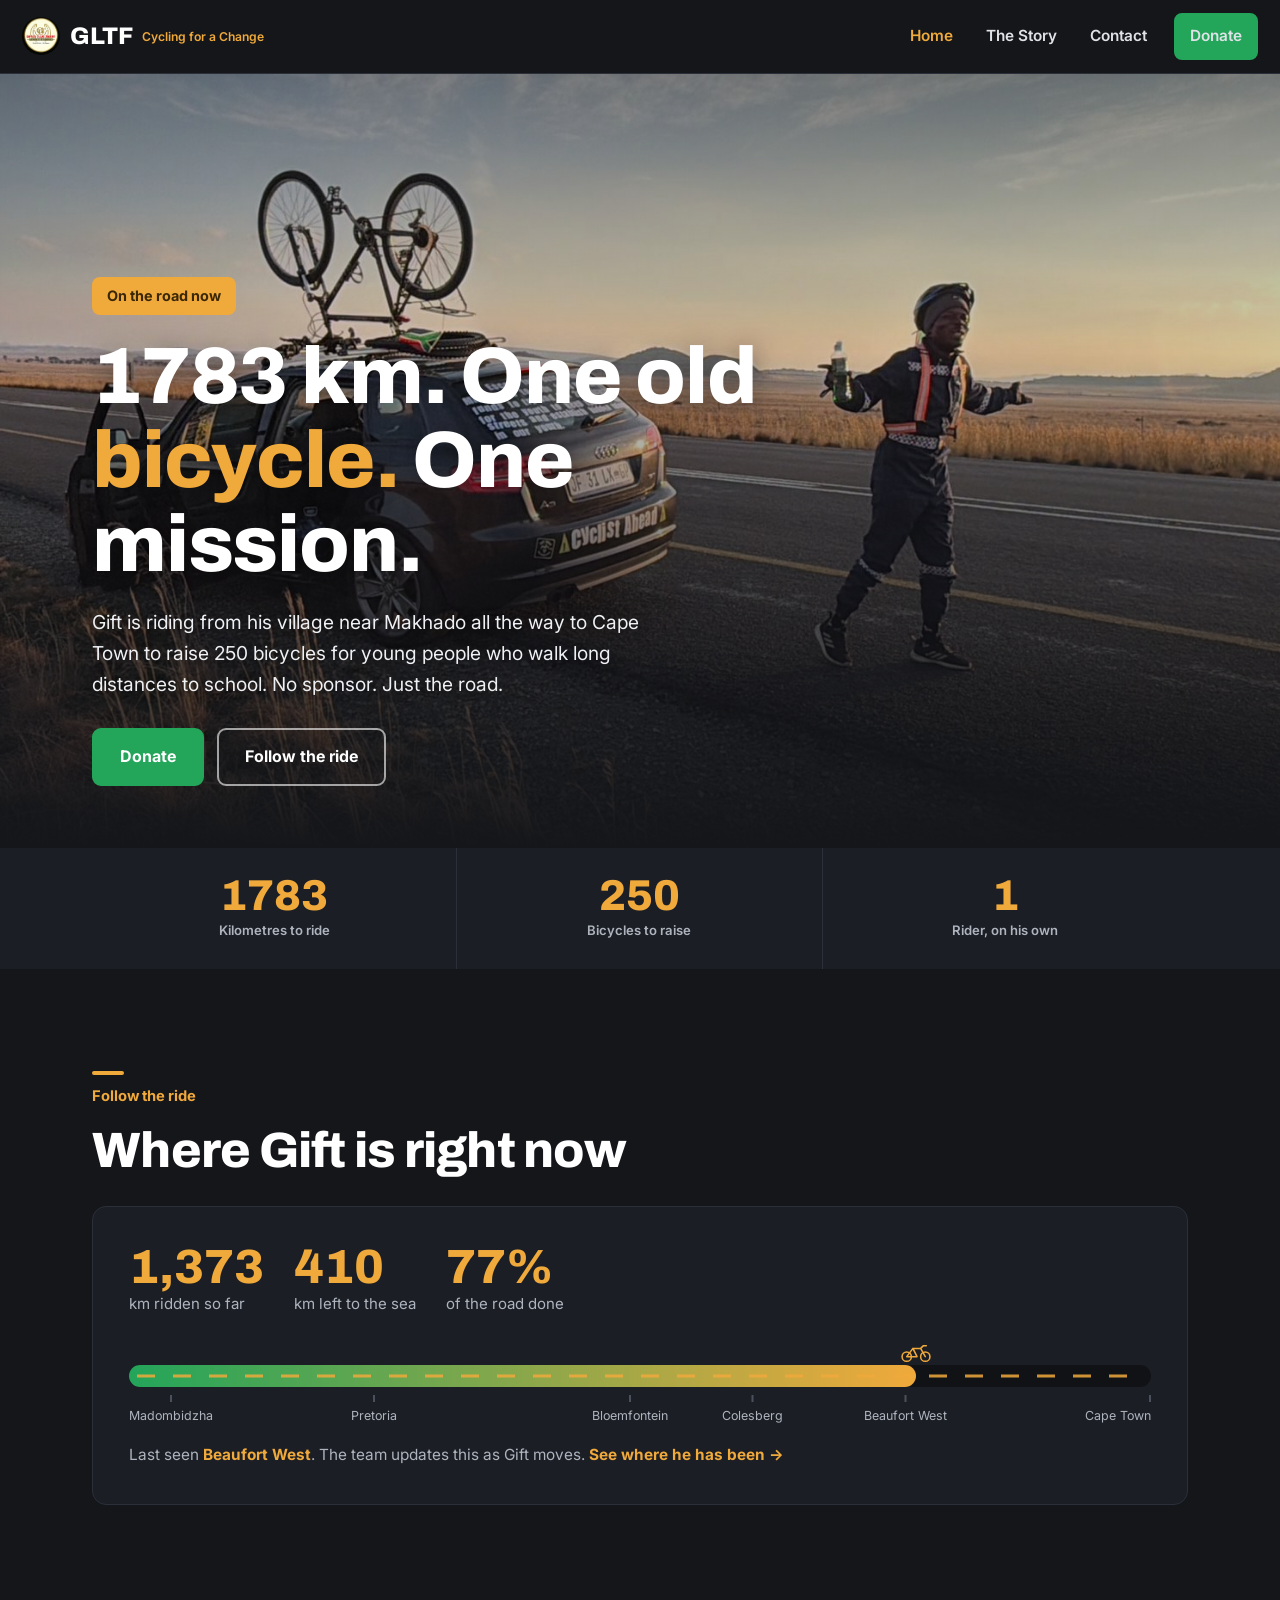
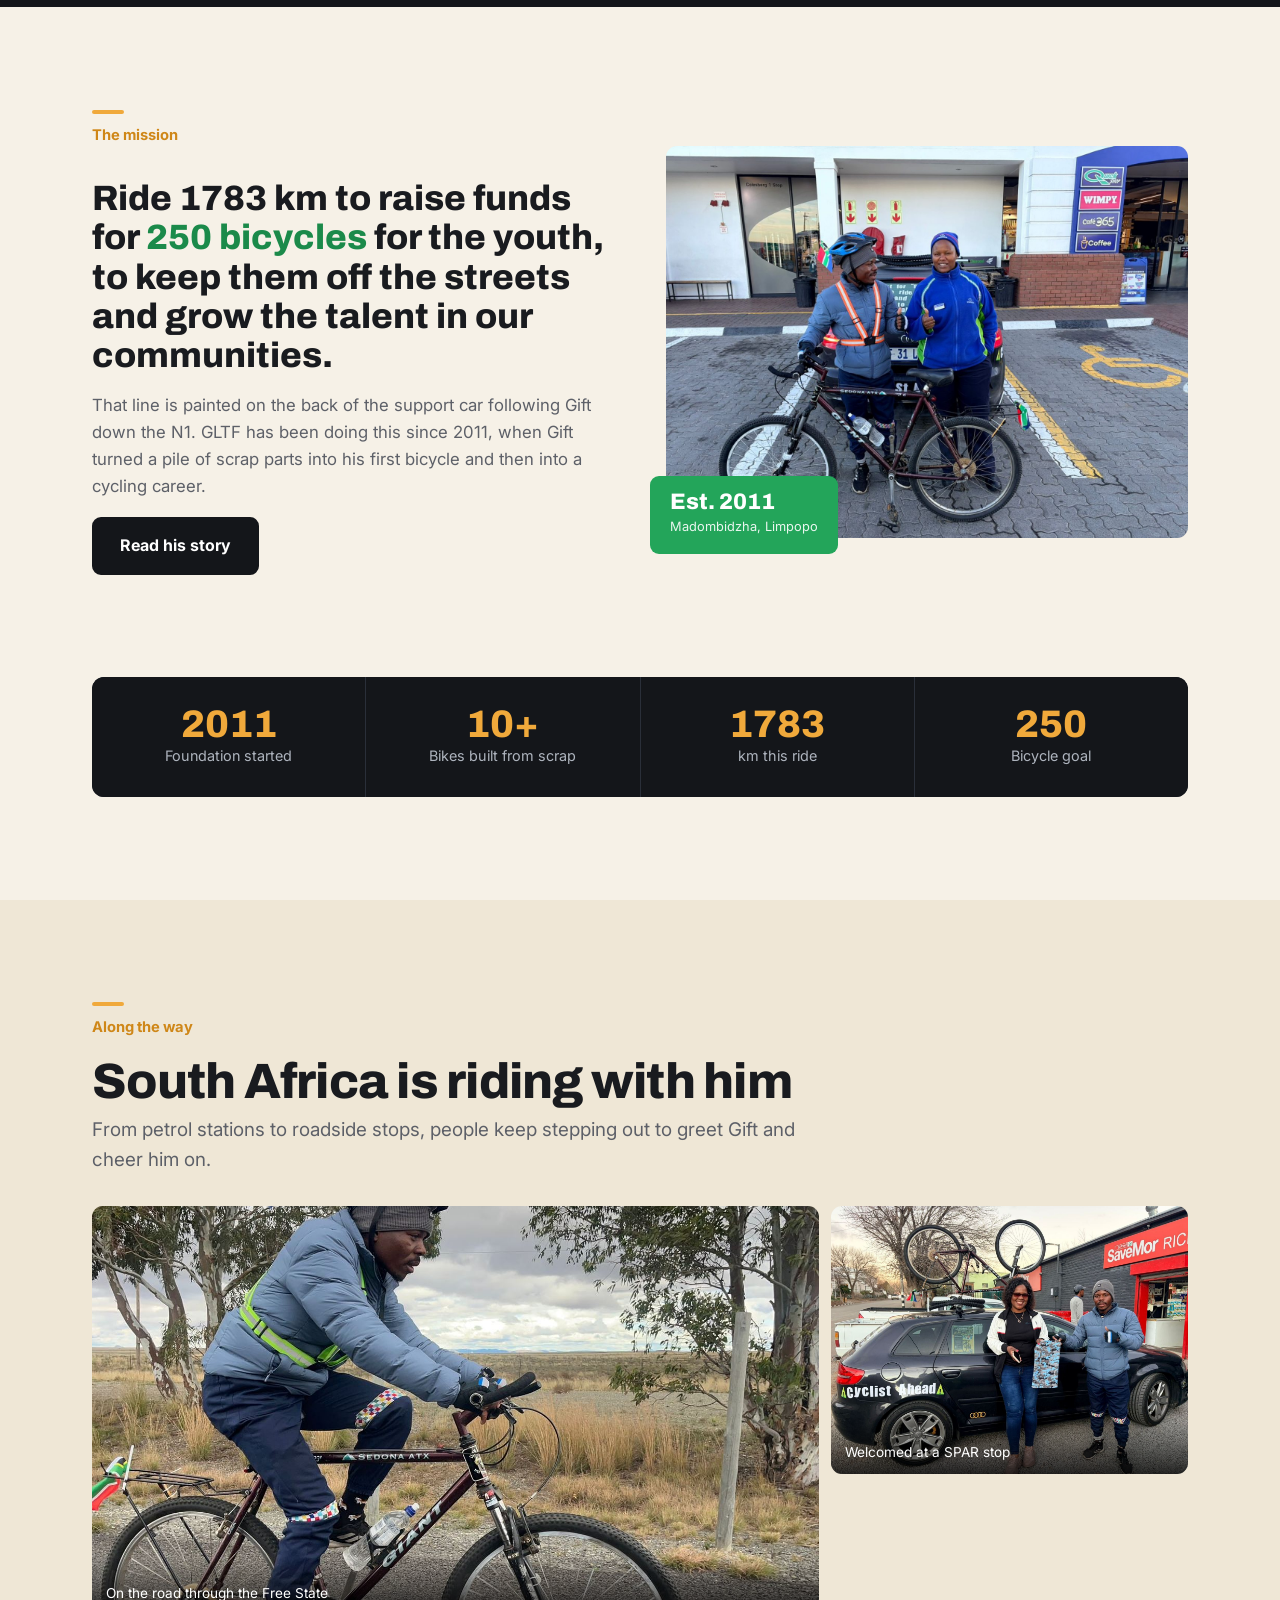
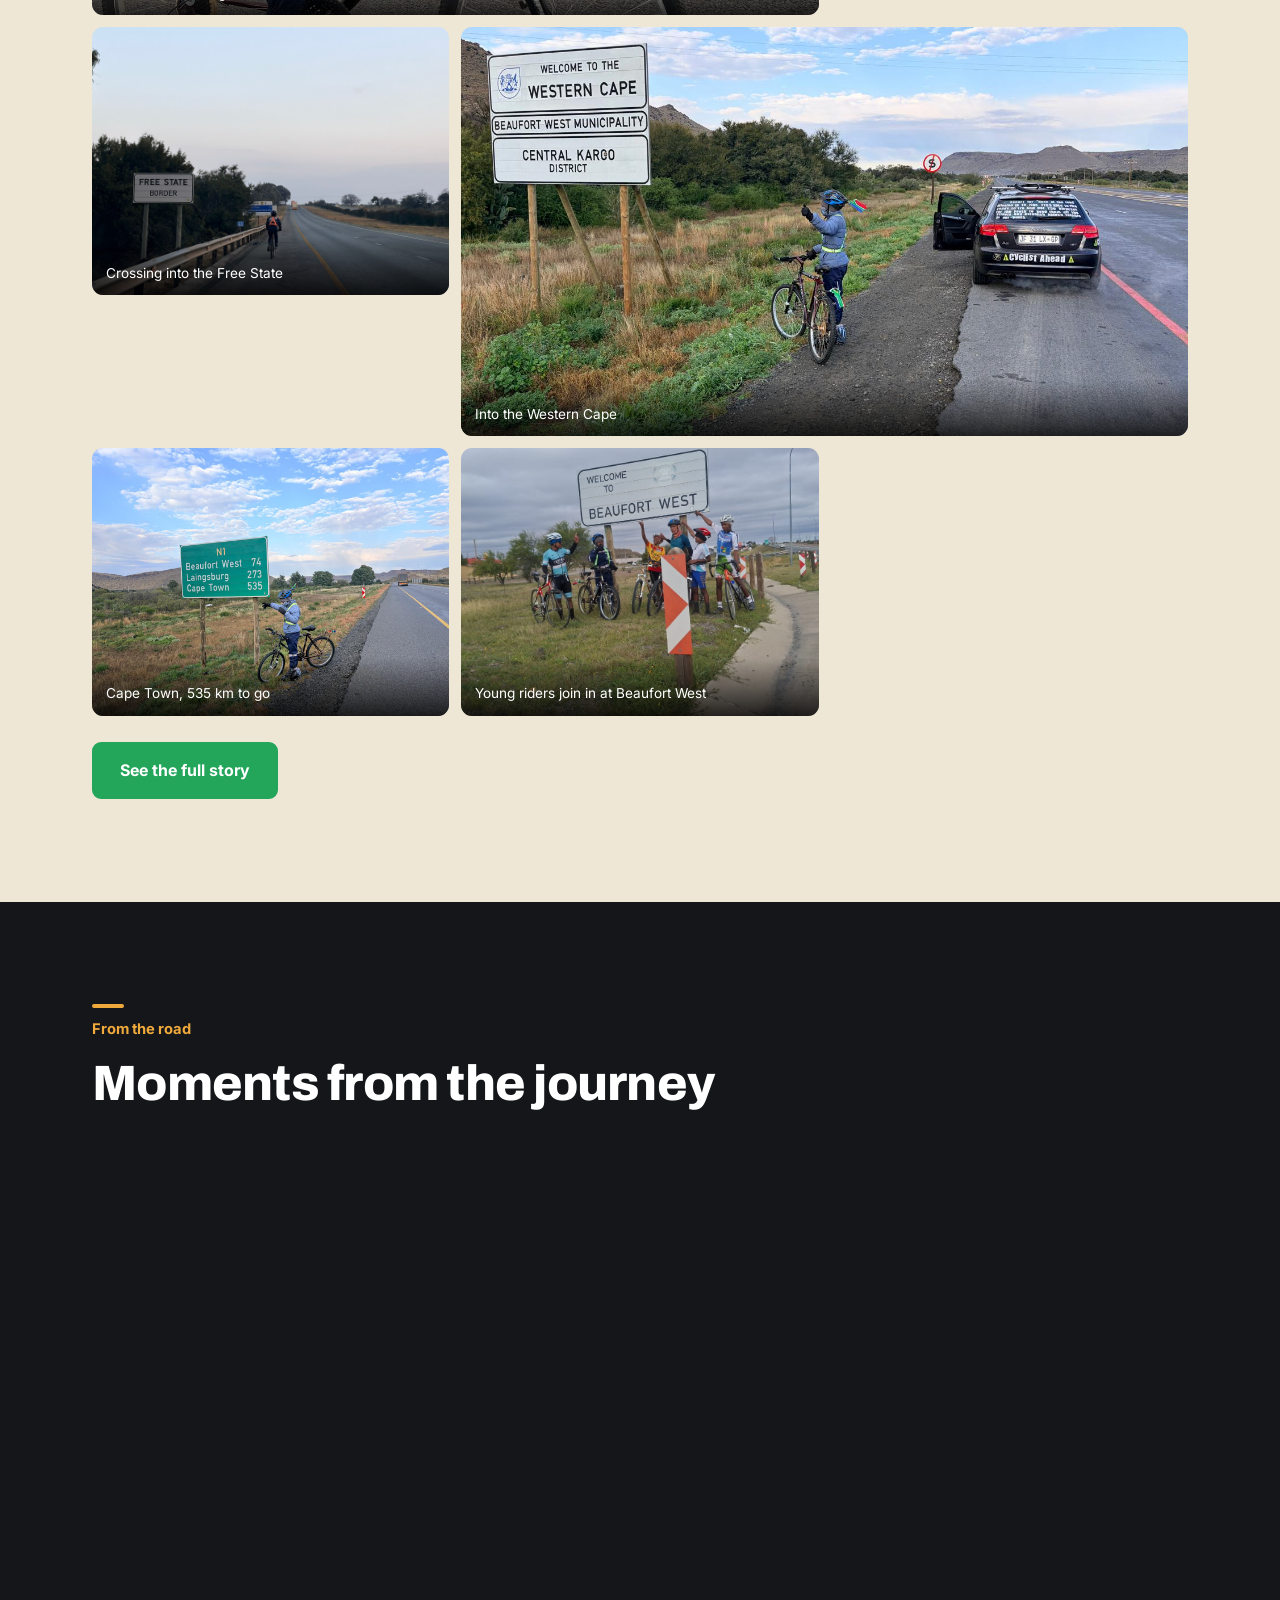
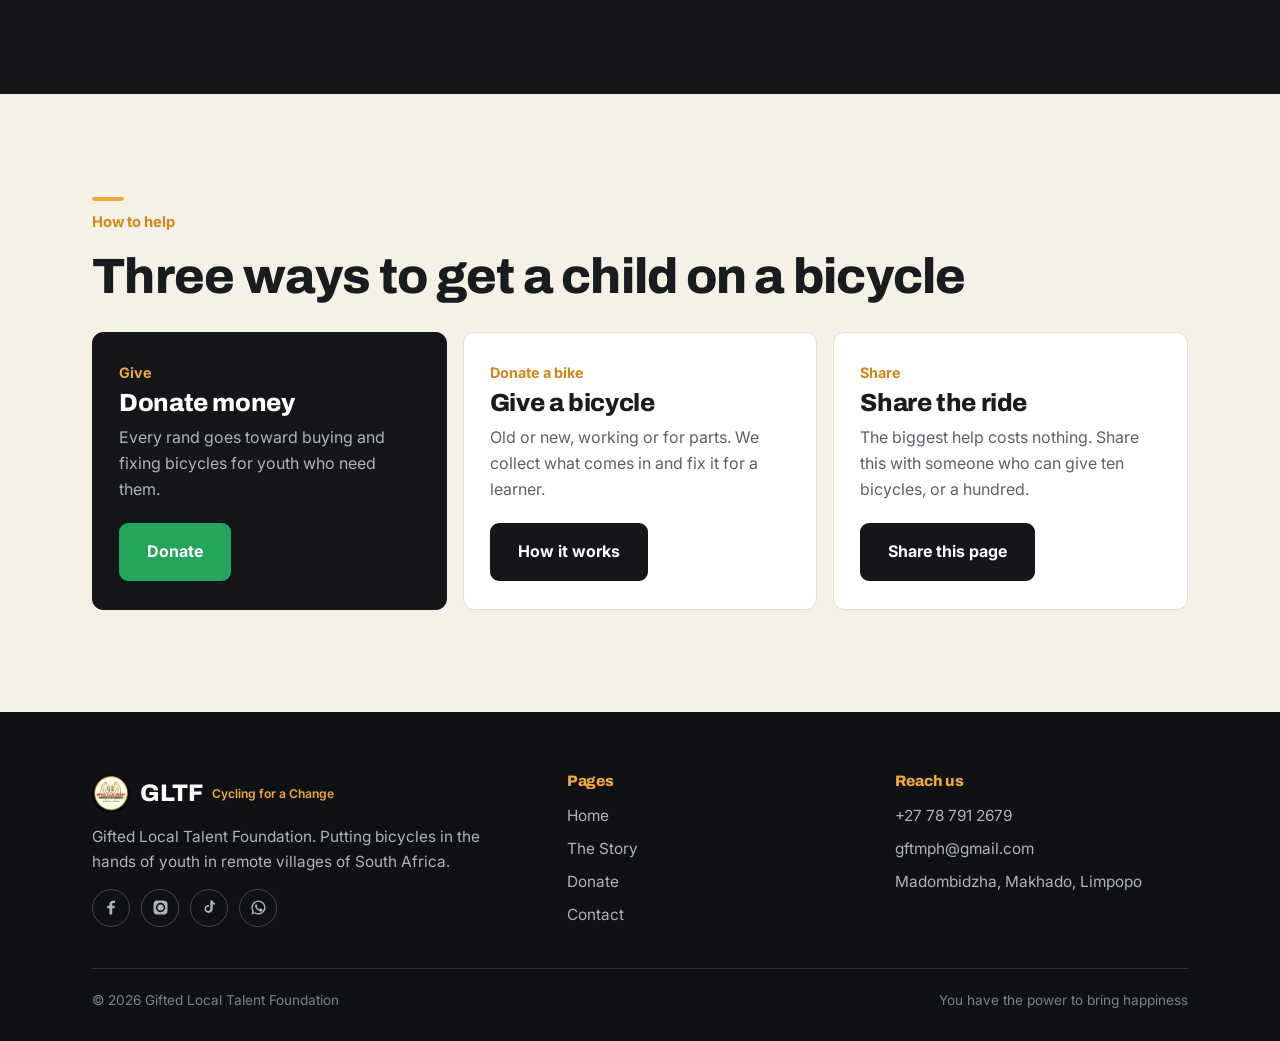
<file: index.html>
<!DOCTYPE html>
<html lang="en">
<head>
<meta charset="UTF-8">
<meta name="viewport" content="width=device-width, initial-scale=1.0">
<title>GLTF | Cycling for a Change</title>
<meta name="description" content="Gift Nefolovhodwe is cycling 1783 km from Madombidzha to Cape Town to raise 250 bicycles for the youth. Follow the ride and help.">
<meta property="og:title" content="Cycling for a Change | 1783 km for 250 bicycles">
<meta property="og:description" content="Gift built his first bike from scrap. Now he is riding from Madombidzha to Cape Town for 250 bicycles. Follow and help.">
<meta property="og:image" content="assets/og-image.jpg">
<meta property="og:type" content="website">
<meta property="og:url" content="https://REPLACE-WITH-YOUR-SITE.netlify.app">
<meta name="twitter:card" content="summary_large_image">
<link rel="preconnect" href="https://fonts.googleapis.com">
<link rel="preconnect" href="https://fonts.gstatic.com" crossorigin>
<link href="https://fonts.googleapis.com/css2?family=Archivo:wght@600;700;800&family=Inter:wght@400;500;600;700&display=swap" rel="stylesheet">
<link rel="stylesheet" href="css/style.css">
</head>
<body>

<header class="site-header">
  <nav class="nav">
    <a class="brand" href="index.html"><img src="assets/logo.png" alt="GLTF logo"><b>GLTF</b><span>Cycling for a Change</span></a>
    <div class="nav-links">
      <a href="index.html" class="active">Home</a>
      <a href="story.html">The Story</a>
      <a href="contact.html">Contact</a>
      <a href="donate.html" class="btn btn--green is-cta js-donate">Donate</a>
    </div>
    <button class="nav-toggle" aria-label="Menu"><span></span><span></span><span></span></button>
  </nav>
</header>

<!-- HERO -->
<section class="hero">
  <div class="hero__bg"><img src="assets/hero.jpg" alt="Gift beside the support car on an open Karoo road at sunrise"></div>
  <div class="hero__inner">
    <div class="container">
      <span class="hero__tag">On the road now</span>
      <h1>1783 km. One old <em>bicycle.</em> One mission.</h1>
      <p>Gift is riding from his village near Makhado all the way to Cape Town to raise 250 bicycles for young people who walk long distances to school. No sponsor. Just the road.</p>
      <div class="hero__cta">
        <a href="donate.html" class="btn btn--green js-donate">Donate</a>
        <a href="story.html" class="btn btn--outline">Follow the ride</a>
      </div>
    </div>
  </div>
</section>

<div class="statbar">
  <div class="container"><div class="row">
    <div class="s"><b>1783</b><span>Kilometres to ride</span></div>
    <div class="s"><b>250</b><span>Bicycles to raise</span></div>
    <div class="s"><b>1</b><span>Rider, on his own</span></div>
  </div></div>
</div>

<!-- JOURNEY TRACKER -->
<section class="sec sec--dark">
  <div class="container">
    <span class="kicker">Follow the ride</span>
    <h2 style="margin-bottom:6px">Where Gift is right now</h2>
    <div class="tracker reveal" style="margin-top:30px">
      <div class="figs">
        <div class="fig"><b id="kmCovered">0</b><span>km ridden so far</span></div>
        <div class="fig"><b id="kmLeft">0</b><span>km left to the sea</span></div>
        <div class="fig"><b id="pct">0%</b><span>of the road done</span></div>
      </div>
      <div class="road">
        <div class="road__done"></div>
        <div class="road__bike">
          <svg viewBox="0 0 64 40" xmlns="http://www.w3.org/2000/svg" fill="none" stroke="#f0a93b" stroke-width="3" stroke-linecap="round" stroke-linejoin="round">
            <circle cx="14" cy="30" r="9"/><circle cx="50" cy="30" r="9"/>
            <path d="M14 30 L26 14 L41 14 M26 14 L34 30 H14 M41 14 L50 30 M41 14 L46 9 H52"/>
          </svg>
        </div>
      </div>
      <div class="road__towns">
        <span class="road__town start">Madombidzha</span>
        <span class="road__town mid" style="left:24%">Pretoria</span>
        <span class="road__town" style="left:49%">Bloemfontein</span>
        <span class="road__town mid" style="left:61%">Colesberg</span>
        <span class="road__town mid" style="left:76%">Beaufort West</span>
        <span class="road__town end">Cape Town</span>
      </div>
      <p class="road-note">Last seen <strong id="lastSeen">Free State, near Bloemfontein</strong>. The team updates this as Gift moves.
        <a href="story.html" style="color:var(--gold);font-weight:700">See where he has been &rarr;</a></p>
    </div>
  </div>
</section>

<!-- MISSION -->
<section class="sec">
  <div class="container split">
    <div class="stack reveal">
      <span class="kicker">The mission</span>
      <p class="quote">Ride 1783 km to raise funds for <em>250 bicycles</em> for the youth, to keep them off the streets and grow the talent in our communities.</p>
      <p style="color:var(--stone)">That line is painted on the back of the support car following Gift down the N1. GLTF has been doing this since 2011, when Gift turned a pile of scrap parts into his first bicycle and then into a cycling career.</p>
      <a href="story.html" class="btn btn--ink">Read his story</a>
    </div>
    <div class="split__media reveal">
      <img src="assets/the-bike.jpg" alt="The Giant mountain bike Gift is riding to Cape Town">
      <div class="badge"><b>Est. 2011</b><span>Madombidzha, Limpopo</span></div>
    </div>
  </div>
</section>

<!-- IMPACT -->
<section class="sec sec--dark" style="padding-top:0;background:var(--cream)">
  <div class="container">
    <div class="impact reveal">
      <div class="i"><b>2011</b><span>Foundation started</span></div>
      <div class="i"><b>10+</b><span>Bikes built from scrap</span></div>
      <div class="i"><b>1783</b><span>km this ride</span></div>
      <div class="i"><b>250</b><span>Bicycle goal</span></div>
    </div>
  </div>
</section>

<!-- ALONG THE WAY -->
<section class="sec sec--sand">
  <div class="container">
    <span class="kicker">Along the way</span>
    <h2 style="margin-bottom:8px">South Africa is riding with him</h2>
    <p class="lead" style="margin-bottom:30px">From petrol stations to roadside stops, people keep stepping out to greet Gift and cheer him on.</p>
    <div class="gallery reveal">
      <figure class="wide" style="aspect-ratio:16/9"><img src="assets/ride-karoo.jpg" alt="Gift riding through the open road"><figcaption>On the road through the Free State</figcaption></figure>
      <figure><img src="assets/spar-support.jpg" alt="A supporter with Gift at a SPAR"><figcaption>Welcomed at a SPAR stop</figcaption></figure>
      <figure><img src="assets/freestate.jpg" alt="Gift crossing into the Free State"><figcaption>Crossing into the Free State</figcaption></figure>
      <figure class="wide" style="aspect-ratio:16/9"><img src="assets/western-cape-sign.jpg" alt="Gift at the Western Cape border sign"><figcaption>Into the Western Cape</figcaption></figure>
      <figure><img src="assets/capetown-535.jpg" alt="Gift pointing at the N1 sign showing Cape Town 535 km"><figcaption>Cape Town, 535 km to go</figcaption></figure>
      <figure><img src="assets/bw-sign-youth.jpg" alt="Young riders at the Beaufort West sign"><figcaption>Young riders join in at Beaufort West</figcaption></figure>
    </div>
    <div style="margin-top:26px"><a href="story.html" class="btn btn--green">See the full story</a></div>
  </div>
</section>

<!-- VIDEO -->
<section class="sec sec--dark">
  <div class="container">
    <span class="kicker">From the road</span>
    <h2 style="margin-bottom:24px">Moments from the journey</h2>
    <div class="clips reveal">
      <div class="clip"><span class="clip__tag">From the road</span><video src="assets/ride-road.mp4" poster="assets/ride-road-poster.jpg" controls preload="none" playsinline></video></div>
      <div class="clip"><span class="clip__tag">From the road</span><video src="assets/ride-fog.mp4" poster="assets/ride-fog-poster.jpg" controls preload="none" playsinline></video></div>
      <div class="clip"><span class="clip__tag">From the road</span><video src="assets/ride.mp4" poster="assets/ride-poster.jpg" controls preload="none" playsinline></video></div>
      <div class="clip"><span class="clip__tag">On the road today</span><video src="assets/ride-wc-1.mp4" poster="assets/ride-wc-1-poster.jpg" controls preload="none" playsinline></video></div>
      <div class="clip"><span class="clip__tag">On the road today</span><video src="assets/ride-wc-4.mp4" poster="assets/ride-wc-4-poster.jpg" controls preload="none" playsinline></video></div>
      <div class="clip"><span class="clip__tag">On the road today</span><video src="assets/ride-wc-5.mp4" poster="assets/ride-wc-5-poster.jpg" controls preload="none" playsinline></video></div>
    </div>
  </div>
</section>

<!-- HELP -->
<section class="sec">
  <div class="container">
    <span class="kicker">How to help</span>
    <h2 style="margin-bottom:30px">Three ways to get a child on a bicycle</h2>
    <div class="help reveal">
      <div class="item feature">
        <span class="tagword">Give</span>
        <h3>Donate money</h3>
        <p>Every rand goes toward buying and fixing bicycles for youth who need them.</p>
        <a href="donate.html" class="btn btn--green js-donate">Donate</a>
      </div>
      <div class="item">
        <span class="tagword">Donate a bike</span>
        <h3>Give a bicycle</h3>
        <p>Old or new, working or for parts. We collect what comes in and fix it for a learner.</p>
        <a href="donate.html" class="btn btn--ink">How it works</a>
      </div>
      <div class="item">
        <span class="tagword">Share</span>
        <h3>Share the ride</h3>
        <p>The biggest help costs nothing. Share this with someone who can give ten bicycles, or a hundred.</p>
        <a href="#" class="btn btn--ink js-share">Share this page</a>
      </div>
    </div>
  </div>
</section>

<footer class="site-footer">
  <div class="container">
    <div class="cols">
      <div>
        <a class="brand" href="index.html"><img src="assets/logo.png" alt="GLTF logo"><b>GLTF</b> <span>Cycling for a Change</span></a>
        <p>Gifted Local Talent Foundation. Putting bicycles in the hands of youth in remote villages of South Africa.</p>
        <div class="socials">
          <a href="https://www.facebook.com/gift.mpho.1671897/" target="_blank" rel="noopener" aria-label="Facebook"><svg viewBox="0 0 24 24"><path d="M13 22v-9h3l.5-3.5H13V7.3c0-1 .3-1.7 1.8-1.7H17V2.5C16.6 2.4 15.4 2.3 14 2.3c-2.9 0-4.9 1.8-4.9 5v2.2H6V13h3.1v9H13z"/></svg></a>
          <a href="#" aria-label="Instagram"><svg viewBox="0 0 24 24"><path d="M12 2.2c3.2 0 3.6 0 4.9.1 1.2.1 1.8.3 2.2.4.6.2 1 .5 1.4.9.4.4.7.8.9 1.4.2.4.4 1 .4 2.2.1 1.3.1 1.7.1 4.9s0 3.6-.1 4.9c-.1 1.2-.3 1.8-.4 2.2-.2.6-.5 1-.9 1.4-.4.4-.8.7-1.4.9-.4.2-1 .4-2.2.4-1.3.1-1.7.1-4.9.1s-3.6 0-4.9-.1c-1.2-.1-1.8-.3-2.2-.4-.6-.2-1-.5-1.4-.9-.4-.4-.7-.8-.9-1.4-.2-.4-.4-1-.4-2.2C2.2 15.6 2.2 15.2 2.2 12s0-3.6.1-4.9c.1-1.2.3-1.8.4-2.2.2-.6.5-1 .9-1.4.4-.4.8-.7 1.4-.9.4-.2 1-.4 2.2-.4C8.4 2.2 8.8 2.2 12 2.2zm0 3.2A6.6 6.6 0 1 0 18.6 12 6.6 6.6 0 0 0 12 5.4zm0 10.9A4.3 4.3 0 1 1 16.3 12 4.3 4.3 0 0 1 12 16.3zm6.8-11.1a1.5 1.5 0 1 1-1.5-1.5 1.5 1.5 0 0 1 1.5 1.5z"/></svg></a>
          <a href="https://www.tiktok.com/@giftmpho053" target="_blank" rel="noopener" aria-label="TikTok"><svg viewBox="0 0 24 24"><path d="M16.5 2c.3 2.1 1.5 3.6 3.5 3.8v2.4c-1.2.1-2.3-.3-3.5-1v6.7c0 3.4-2.6 5.8-5.8 5.8a5.6 5.6 0 0 1-5.7-5.7c0-3.3 2.8-5.9 6.4-5.5v2.6c-.4-.1-.9-.2-1.3-.2a3 3 0 0 0 .1 6c1.7 0 2.9-1.3 2.9-3.1V2h3z"/></svg></a>
          <a href="#" class="js-whatsapp" aria-label="WhatsApp"><svg viewBox="0 0 24 24"><path d="M12 2a10 10 0 0 0-8.5 15.3L2 22l4.8-1.4A10 10 0 1 0 12 2zm0 18a8 8 0 0 1-4.1-1.1l-.3-.2-2.8.8.7-2.7-.2-.3A8 8 0 1 1 12 20zm4.5-5.9c-.2-.1-1.4-.7-1.6-.8s-.4-.1-.5.1-.6.8-.8 1-.3.2-.5 0a6.5 6.5 0 0 1-1.9-1.2 7.3 7.3 0 0 1-1.4-1.7c-.1-.2 0-.4.1-.5l.4-.4.2-.4v-.4l-.8-1.8c-.2-.5-.4-.4-.5-.4h-.5a1 1 0 0 0-.7.3 3 3 0 0 0-.9 2.2 5.2 5.2 0 0 0 1.1 2.7 11.8 11.8 0 0 0 4.6 4 5.3 5.3 0 0 0 3.2.7 2.7 2.7 0 0 0 1.8-1.3 2.2 2.2 0 0 0 .2-1.3c-.1-.1-.3-.2-.5-.3z"/></svg></a>
        </div>
      </div>
      <div><h4>Pages</h4><ul><li><a href="index.html">Home</a></li><li><a href="story.html">The Story</a></li><li><a href="donate.html">Donate</a></li><li><a href="contact.html">Contact</a></li></ul></div>
      <div><h4>Reach us</h4><ul><li><a href="tel:+27787912679">+27 78 791 2679</a></li><li><a href="mailto:gftmph@gmail.com">gftmph@gmail.com</a></li><li>Madombidzha, Makhado, Limpopo</li></ul></div>
    </div>
    <div class="foot-bottom"><span>&copy; <span id="year"></span> Gifted Local Talent Foundation</span><span>You have the power to bring happiness</span></div>
  </div>
</footer>
<script src="js/main.js"></script>
</body>
</html>
</file>
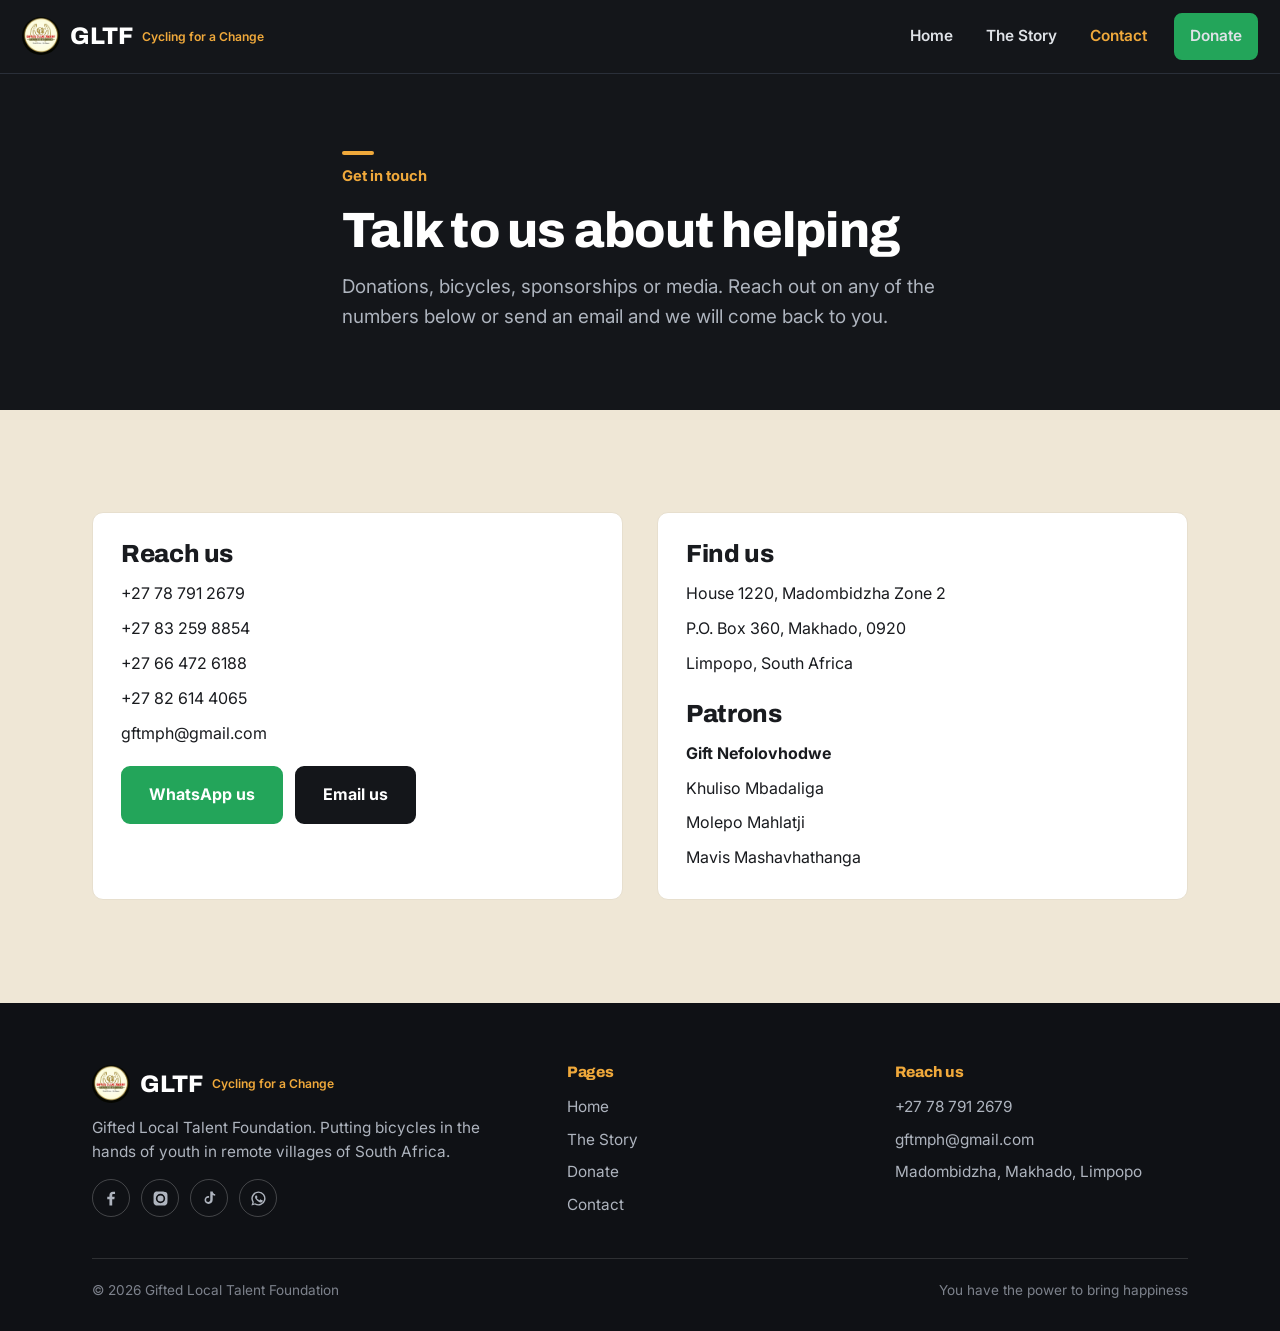
<file: contact.html>
<!DOCTYPE html>
<html lang="en">
<head>
<meta charset="UTF-8">
<meta name="viewport" content="width=device-width, initial-scale=1.0">
<title>Contact | GLTF Cycling for a Change</title>
<meta name="description" content="Contact the Gifted Local Talent Foundation. Phone, email and address in Madombidzha, Makhado, Limpopo.">
<meta property="og:title" content="Contact | GLTF Cycling for a Change">
<meta property="og:description" content="Reach the Gifted Local Talent Foundation to donate, sponsor or get involved.">
<meta property="og:image" content="assets/og-image.jpg">
<meta property="og:type" content="website">
<meta property="og:url" content="https://REPLACE-WITH-YOUR-SITE.netlify.app/contact.html">
<meta name="twitter:card" content="summary_large_image">
<link rel="preconnect" href="https://fonts.googleapis.com">
<link rel="preconnect" href="https://fonts.gstatic.com" crossorigin>
<link href="https://fonts.googleapis.com/css2?family=Archivo:wght@600;700;800&family=Inter:wght@400;500;600;700&display=swap" rel="stylesheet">
<link rel="stylesheet" href="css/style.css">
</head>
<body>

<header class="site-header">
  <nav class="nav">
    <a class="brand" href="index.html"><img src="assets/logo.png" alt="GLTF logo"><b>GLTF</b><span>Cycling for a Change</span></a>
    <div class="nav-links">
      <a href="index.html">Home</a>
      <a href="story.html">The Story</a>
      <a href="contact.html" class="active">Contact</a>
      <a href="donate.html" class="btn btn--green is-cta js-donate">Donate</a>
    </div>
    <button class="nav-toggle" aria-label="Menu"><span></span><span></span><span></span></button>
  </nav>
</header>

<section class="sec sec--dark page-intro">
  <div class="container measure">
    <span class="kicker">Get in touch</span>
    <h2>Talk to us about helping</h2>
    <p class="lead" style="margin-top:16px">Donations, bicycles, sponsorships or media. Reach out on any of the numbers below or send an email and we will come back to you.</p>
  </div>
</section>

<section class="sec sec--sand">
  <div class="container">
    <div class="contact-grid">
      <div class="contact-card reveal">
        <h3>Reach us</h3>
        <ul>
          <li><a href="tel:+27787912679">+27 78 791 2679</a></li>
          <li><a href="tel:+27832598854">+27 83 259 8854</a></li>
          <li><a href="tel:+27664726188">+27 66 472 6188</a></li>
          <li><a href="tel:+27826144065">+27 82 614 4065</a></li>
          <li><a href="mailto:gftmph@gmail.com">gftmph@gmail.com</a></li>
        </ul>
        <div style="margin-top:20px;display:flex;gap:12px;flex-wrap:wrap">
          <a href="#" class="btn btn--green js-whatsapp">WhatsApp us</a>
          <a href="#" class="btn btn--ink js-email">Email us</a>
        </div>
      </div>
      <div class="contact-card reveal">
        <h3>Find us</h3>
        <ul>
          <li>House 1220, Madombidzha Zone 2</li>
          <li>P.O. Box 360, Makhado, 0920</li>
          <li>Limpopo, South Africa</li>
        </ul>
        <h3 style="margin-top:24px">Patrons</h3>
        <ul>
          <li><strong>Gift Nefolovhodwe</strong></li>
          <li>Khuliso Mbadaliga</li>
          <li>Molepo Mahlatji</li>
          <li>Mavis Mashavhathanga</li>
        </ul>
      </div>
    </div>
  </div>
</section>

<footer class="site-footer">
  <div class="container">
    <div class="cols">
      <div>
        <a class="brand" href="index.html"><img src="assets/logo.png" alt="GLTF logo"><b>GLTF</b> <span>Cycling for a Change</span></a>
        <p>Gifted Local Talent Foundation. Putting bicycles in the hands of youth in remote villages of South Africa.</p>
        <div class="socials">
          <a href="https://www.facebook.com/gift.mpho.1671897/" target="_blank" rel="noopener" aria-label="Facebook"><svg viewBox="0 0 24 24"><path d="M13 22v-9h3l.5-3.5H13V7.3c0-1 .3-1.7 1.8-1.7H17V2.5C16.6 2.4 15.4 2.3 14 2.3c-2.9 0-4.9 1.8-4.9 5v2.2H6V13h3.1v9H13z"/></svg></a>
          <a href="#" aria-label="Instagram"><svg viewBox="0 0 24 24"><path d="M12 2.2c3.2 0 3.6 0 4.9.1 1.2.1 1.8.3 2.2.4.6.2 1 .5 1.4.9.4.4.7.8.9 1.4.2.4.4 1 .4 2.2.1 1.3.1 1.7.1 4.9s0 3.6-.1 4.9c-.1 1.2-.3 1.8-.4 2.2-.2.6-.5 1-.9 1.4-.4.4-.8.7-1.4.9-.4.2-1 .4-2.2.4-1.3.1-1.7.1-4.9.1s-3.6 0-4.9-.1c-1.2-.1-1.8-.3-2.2-.4-.6-.2-1-.5-1.4-.9-.4-.4-.7-.8-.9-1.4-.2-.4-.4-1-.4-2.2C2.2 15.6 2.2 15.2 2.2 12s0-3.6.1-4.9c.1-1.2.3-1.8.4-2.2.2-.6.5-1 .9-1.4.4-.4.8-.7 1.4-.9.4-.2 1-.4 2.2-.4C8.4 2.2 8.8 2.2 12 2.2zm0 3.2A6.6 6.6 0 1 0 18.6 12 6.6 6.6 0 0 0 12 5.4zm0 10.9A4.3 4.3 0 1 1 16.3 12 4.3 4.3 0 0 1 12 16.3zm6.8-11.1a1.5 1.5 0 1 1-1.5-1.5 1.5 1.5 0 0 1 1.5 1.5z"/></svg></a>
          <a href="https://www.tiktok.com/@giftmpho053" target="_blank" rel="noopener" aria-label="TikTok"><svg viewBox="0 0 24 24"><path d="M16.5 2c.3 2.1 1.5 3.6 3.5 3.8v2.4c-1.2.1-2.3-.3-3.5-1v6.7c0 3.4-2.6 5.8-5.8 5.8a5.6 5.6 0 0 1-5.7-5.7c0-3.3 2.8-5.9 6.4-5.5v2.6c-.4-.1-.9-.2-1.3-.2a3 3 0 0 0 .1 6c1.7 0 2.9-1.3 2.9-3.1V2h3z"/></svg></a>
          <a href="#" class="js-whatsapp" aria-label="WhatsApp"><svg viewBox="0 0 24 24"><path d="M12 2a10 10 0 0 0-8.5 15.3L2 22l4.8-1.4A10 10 0 1 0 12 2zm0 18a8 8 0 0 1-4.1-1.1l-.3-.2-2.8.8.7-2.7-.2-.3A8 8 0 1 1 12 20zm4.5-5.9c-.2-.1-1.4-.7-1.6-.8s-.4-.1-.5.1-.6.8-.8 1-.3.2-.5 0a6.5 6.5 0 0 1-1.9-1.2 7.3 7.3 0 0 1-1.4-1.7c-.1-.2 0-.4.1-.5l.4-.4.2-.4v-.4l-.8-1.8c-.2-.5-.4-.4-.5-.4h-.5a1 1 0 0 0-.7.3 3 3 0 0 0-.9 2.2 5.2 5.2 0 0 0 1.1 2.7 11.8 11.8 0 0 0 4.6 4 5.3 5.3 0 0 0 3.2.7 2.7 2.7 0 0 0 1.8-1.3 2.2 2.2 0 0 0 .2-1.3c-.1-.1-.3-.2-.5-.3z"/></svg></a>
        </div>
      </div>
      <div><h4>Pages</h4><ul><li><a href="index.html">Home</a></li><li><a href="story.html">The Story</a></li><li><a href="donate.html">Donate</a></li><li><a href="contact.html">Contact</a></li></ul></div>
      <div><h4>Reach us</h4><ul><li><a href="tel:+27787912679">+27 78 791 2679</a></li><li><a href="mailto:gftmph@gmail.com">gftmph@gmail.com</a></li><li>Madombidzha, Makhado, Limpopo</li></ul></div>
    </div>
    <div class="foot-bottom"><span>&copy; <span id="year"></span> Gifted Local Talent Foundation</span><span>You have the power to bring happiness</span></div>
  </div>
</footer>
<script src="js/main.js"></script>
</body>
</html>
</file>
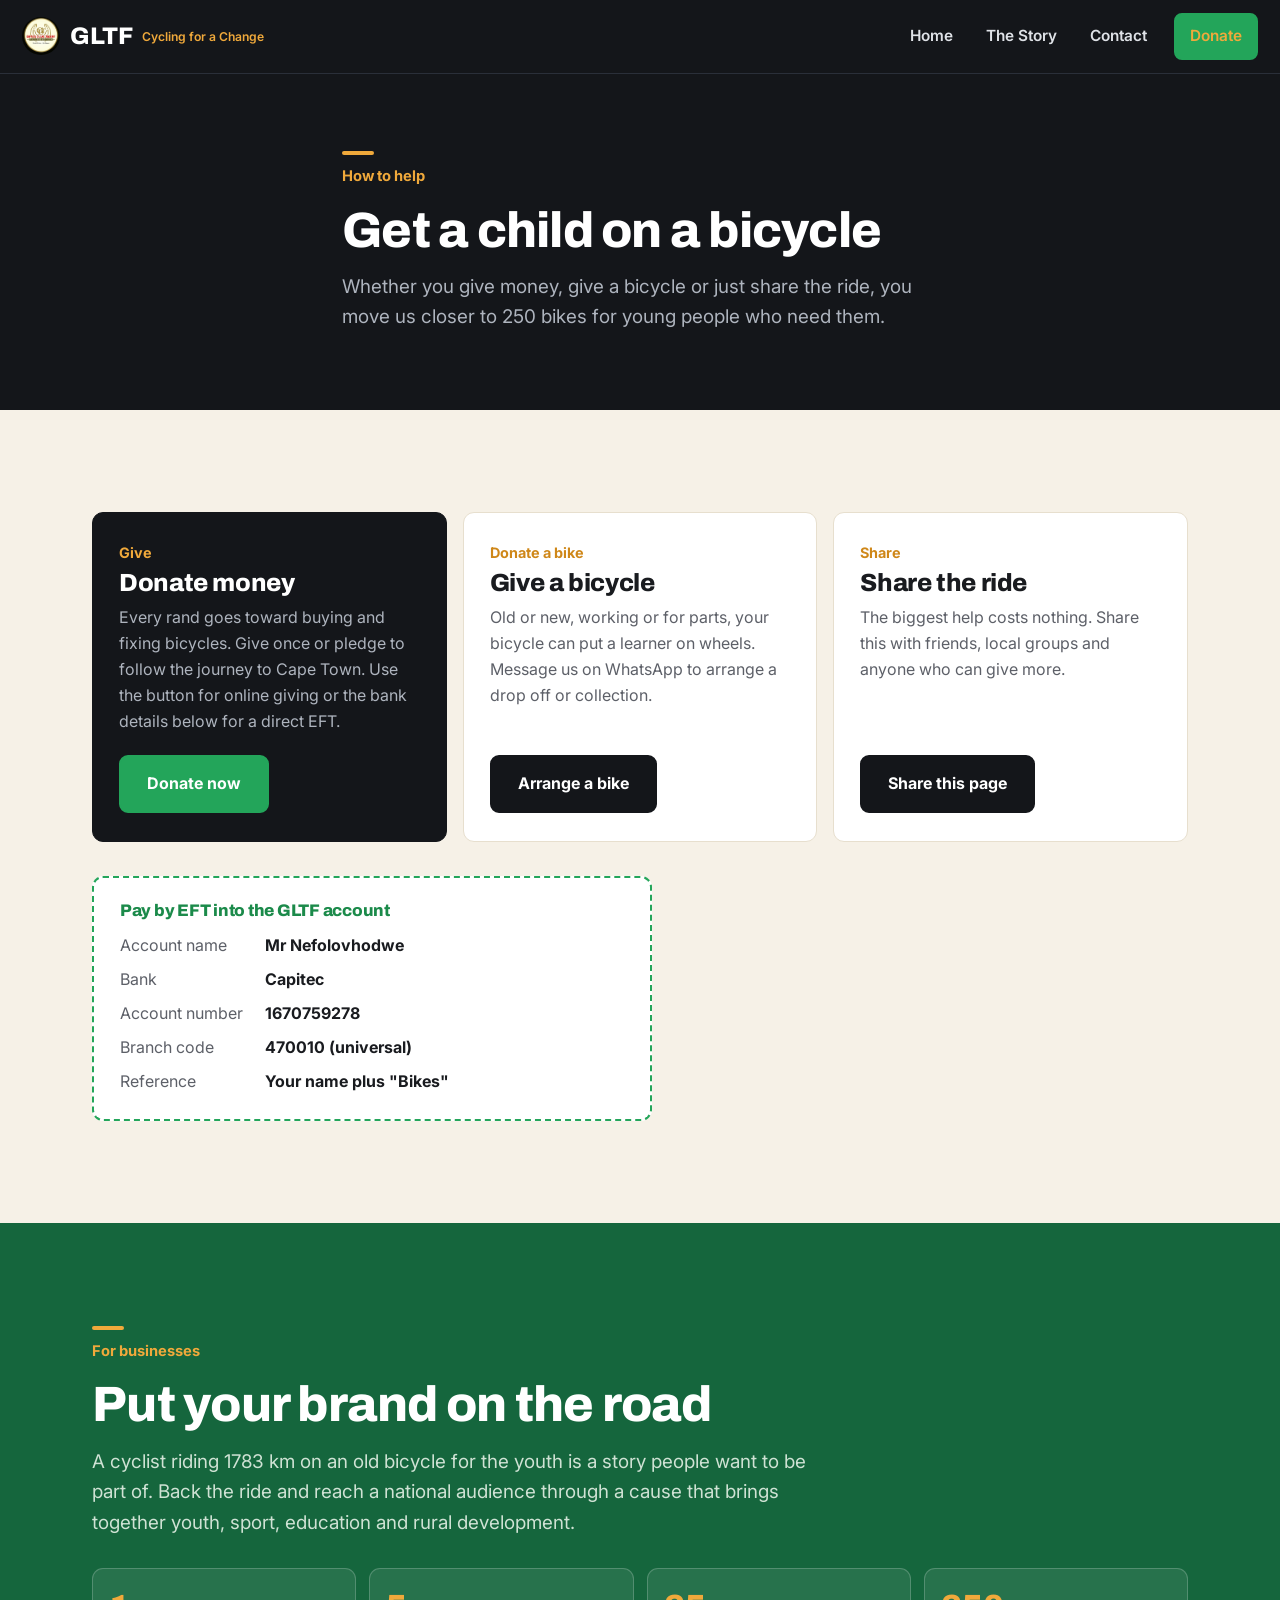
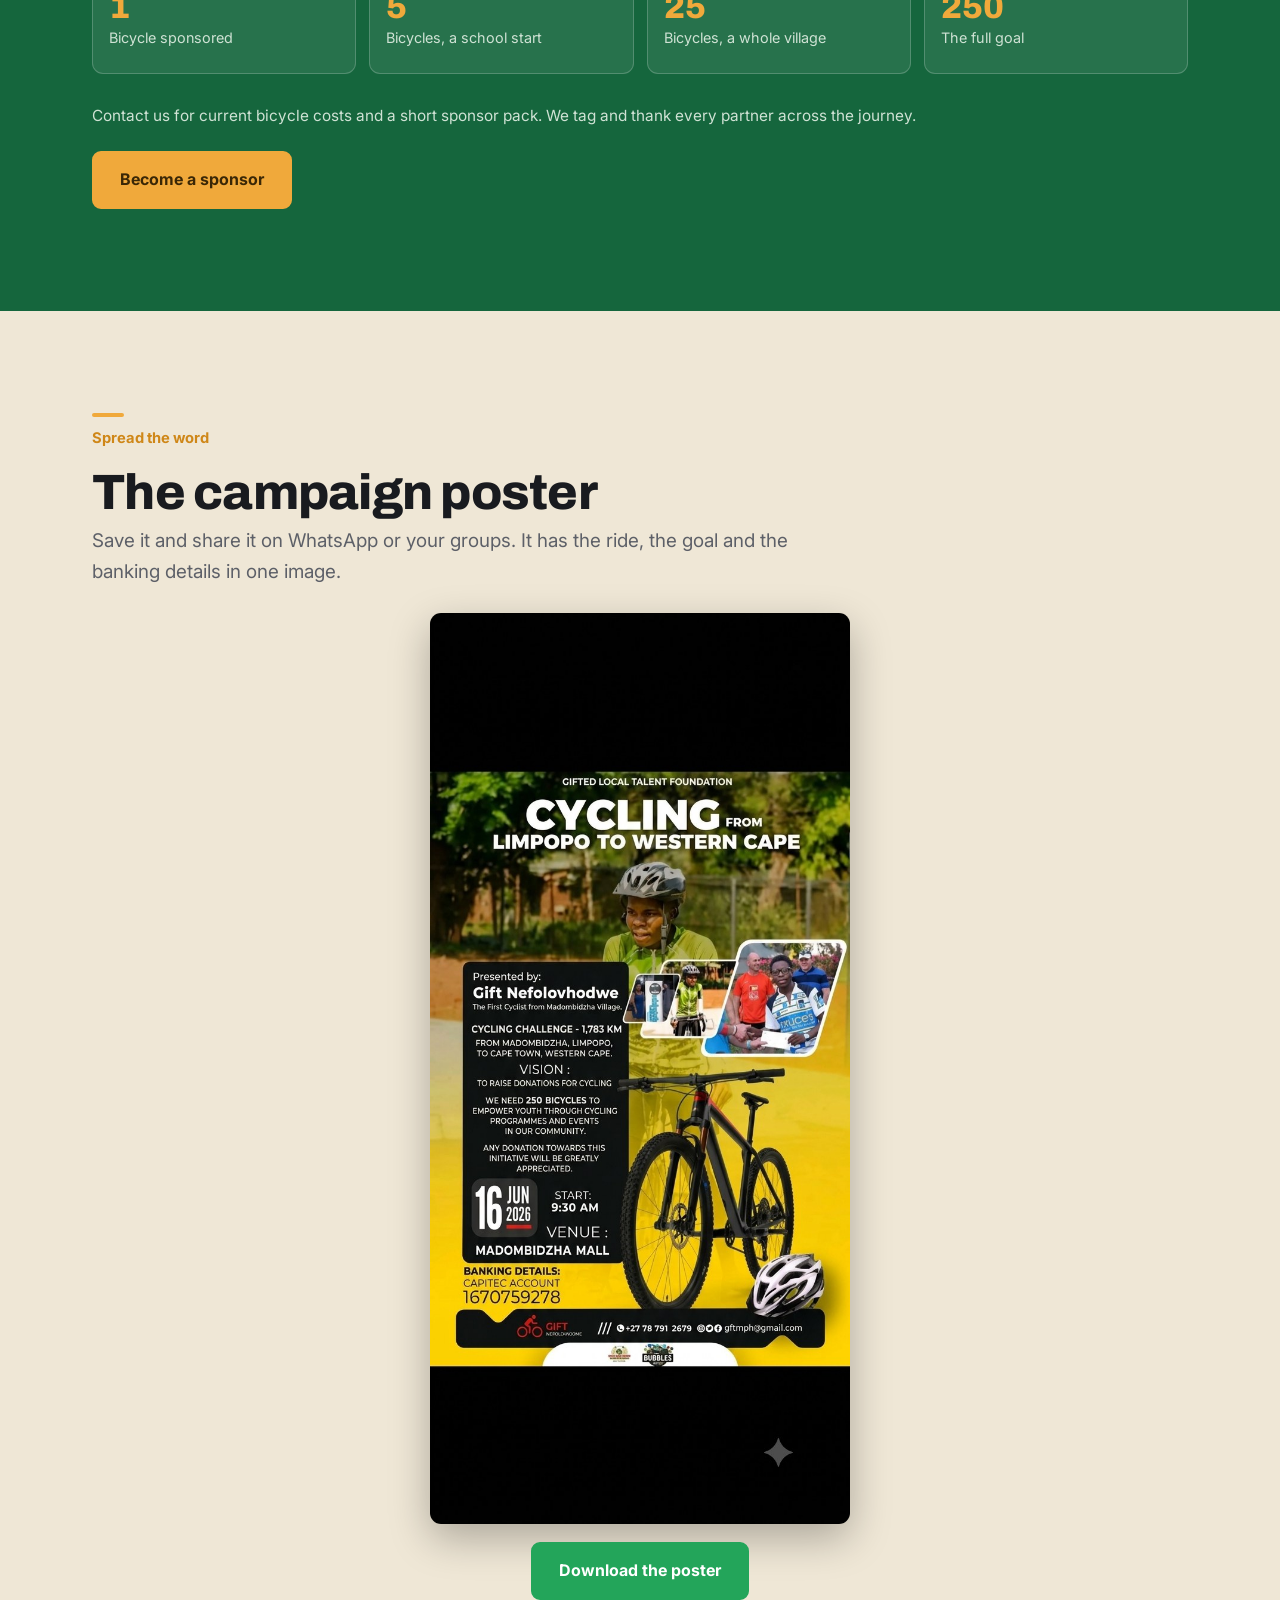
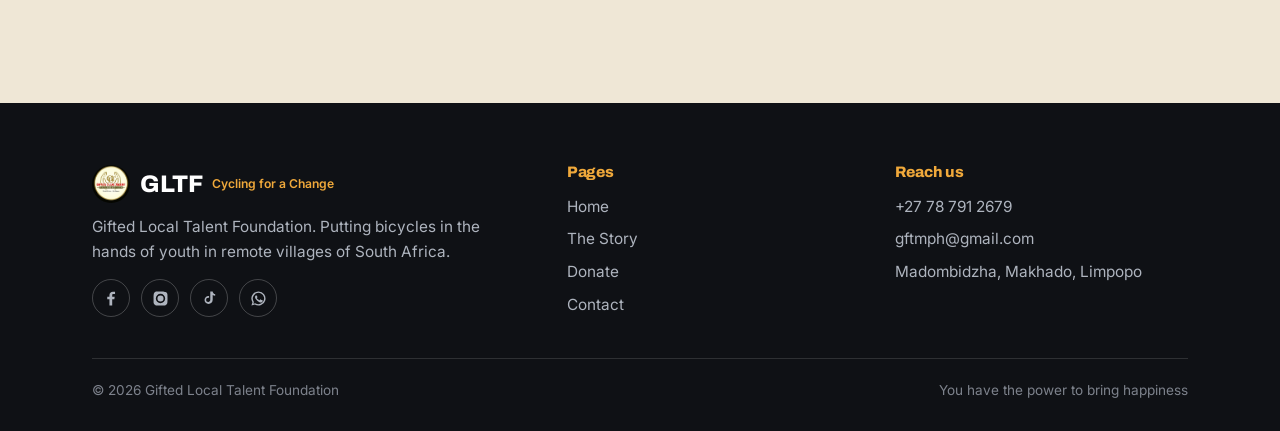
<file: donate.html>
<!DOCTYPE html>
<html lang="en">
<head>
<meta charset="UTF-8">
<meta name="viewport" content="width=device-width, initial-scale=1.0">
<title>Donate | GLTF Cycling for a Change</title>
<meta name="description" content="Give money, donate a bicycle or sponsor the ride. Help the Gifted Local Talent Foundation reach 250 bicycles for the youth.">
<meta property="og:title" content="Donate | GLTF Cycling for a Change">
<meta property="og:description" content="Give money, donate a bicycle or sponsor the ride to 250 bicycles for the youth.">
<meta property="og:image" content="assets/og-image.jpg">
<meta property="og:type" content="website">
<meta property="og:url" content="https://REPLACE-WITH-YOUR-SITE.netlify.app/donate.html">
<meta name="twitter:card" content="summary_large_image">
<link rel="preconnect" href="https://fonts.googleapis.com">
<link rel="preconnect" href="https://fonts.gstatic.com" crossorigin>
<link href="https://fonts.googleapis.com/css2?family=Archivo:wght@600;700;800&family=Inter:wght@400;500;600;700&display=swap" rel="stylesheet">
<link rel="stylesheet" href="css/style.css">
</head>
<body>

<header class="site-header">
  <nav class="nav">
    <a class="brand" href="index.html"><img src="assets/logo.png" alt="GLTF logo"><b>GLTF</b><span>Cycling for a Change</span></a>
    <div class="nav-links">
      <a href="index.html">Home</a>
      <a href="story.html">The Story</a>
      <a href="contact.html">Contact</a>
      <a href="donate.html" class="btn btn--green is-cta active js-donate">Donate</a>
    </div>
    <button class="nav-toggle" aria-label="Menu"><span></span><span></span><span></span></button>
  </nav>
</header>

<section class="sec sec--dark page-intro">
  <div class="container measure">
    <span class="kicker">How to help</span>
    <h2>Get a child on a bicycle</h2>
    <p class="lead" style="margin-top:16px">Whether you give money, give a bicycle or just share the ride, you move us closer to 250 bikes for young people who need them.</p>
  </div>
</section>

<section class="sec">
  <div class="container">
    <div class="help reveal">
      <div class="item feature">
        <span class="tagword">Give</span>
        <h3>Donate money</h3>
        <p>Every rand goes toward buying and fixing bicycles. Give once or pledge to follow the journey to Cape Town. Use the button for online giving or the bank details below for a direct EFT.</p>
        <a href="#" class="btn btn--green js-donate">Donate now</a>
      </div>
      <div class="item">
        <span class="tagword">Donate a bike</span>
        <h3>Give a bicycle</h3>
        <p>Old or new, working or for parts, your bicycle can put a learner on wheels. Message us on WhatsApp to arrange a drop off or collection.</p>
        <a href="#" class="btn btn--ink js-whatsapp">Arrange a bike</a>
      </div>
      <div class="item">
        <span class="tagword">Share</span>
        <h3>Share the ride</h3>
        <p>The biggest help costs nothing. Share this with friends, local groups and anyone who can give more.</p>
        <a href="#" class="btn btn--ink js-share">Share this page</a>
      </div>
    </div>

    <!-- BANK DETAILS: replace the placeholders with the real account -->
    <div class="bank reveal">
      <h4>Pay by EFT into the GLTF account</h4>
      <dl>
        <dt>Account name</dt><dd>Mr Nefolovhodwe</dd>
        <dt>Bank</dt><dd>Capitec</dd>
        <dt>Account number</dt><dd>1670759278</dd>
        <dt>Branch code</dt><dd>470010 (universal)</dd>
        <dt>Reference</dt><dd>Your name plus "Bikes"</dd>
      </dl>
    </div>
  </div>
</section>

<section class="sec sec--green">
  <div class="container">
    <span class="kicker">For businesses</span>
    <h2>Put your brand on the road</h2>
    <p class="lead" style="margin-top:16px">A cyclist riding 1783 km on an old bicycle for the youth is a story people want to be part of. Back the ride and reach a national audience through a cause that brings together youth, sport, education and rural development.</p>
    <div class="tiers reveal">
      <div class="tier"><b>1</b><span>Bicycle sponsored</span></div>
      <div class="tier"><b>5</b><span>Bicycles, a school start</span></div>
      <div class="tier"><b>25</b><span>Bicycles, a whole village</span></div>
      <div class="tier"><b>250</b><span>The full goal</span></div>
    </div>
    <p style="color:#cfe2d4;font-size:.96rem">Contact us for current bicycle costs and a short sponsor pack. We tag and thank every partner across the journey.</p>
    <div style="margin-top:22px"><a href="#" class="btn btn--gold js-email">Become a sponsor</a></div>
  </div>
</section>

<section class="sec sec--sand">
  <div class="container">
    <span class="kicker">Spread the word</span>
    <h2 style="margin-bottom:8px">The campaign poster</h2>
    <p class="lead" style="margin-bottom:26px">Save it and share it on WhatsApp or your groups. It has the ride, the goal and the banking details in one image.</p>
    <div class="poster reveal">
      <a href="assets/campaign-poster.jpg" target="_blank" rel="noopener">
        <img src="assets/campaign-poster.jpg" alt="GLTF Cycling from Limpopo to Western Cape campaign poster with banking details">
      </a>
      <a href="assets/campaign-poster.jpg" download class="btn btn--green">Download the poster</a>
    </div>
  </div>
</section>

<footer class="site-footer">
  <div class="container">
    <div class="cols">
      <div>
        <a class="brand" href="index.html"><img src="assets/logo.png" alt="GLTF logo"><b>GLTF</b> <span>Cycling for a Change</span></a>
        <p>Gifted Local Talent Foundation. Putting bicycles in the hands of youth in remote villages of South Africa.</p>
        <div class="socials">
          <a href="https://www.facebook.com/gift.mpho.1671897/" target="_blank" rel="noopener" aria-label="Facebook"><svg viewBox="0 0 24 24"><path d="M13 22v-9h3l.5-3.5H13V7.3c0-1 .3-1.7 1.8-1.7H17V2.5C16.6 2.4 15.4 2.3 14 2.3c-2.9 0-4.9 1.8-4.9 5v2.2H6V13h3.1v9H13z"/></svg></a>
          <a href="#" aria-label="Instagram"><svg viewBox="0 0 24 24"><path d="M12 2.2c3.2 0 3.6 0 4.9.1 1.2.1 1.8.3 2.2.4.6.2 1 .5 1.4.9.4.4.7.8.9 1.4.2.4.4 1 .4 2.2.1 1.3.1 1.7.1 4.9s0 3.6-.1 4.9c-.1 1.2-.3 1.8-.4 2.2-.2.6-.5 1-.9 1.4-.4.4-.8.7-1.4.9-.4.2-1 .4-2.2.4-1.3.1-1.7.1-4.9.1s-3.6 0-4.9-.1c-1.2-.1-1.8-.3-2.2-.4-.6-.2-1-.5-1.4-.9-.4-.4-.7-.8-.9-1.4-.2-.4-.4-1-.4-2.2C2.2 15.6 2.2 15.2 2.2 12s0-3.6.1-4.9c.1-1.2.3-1.8.4-2.2.2-.6.5-1 .9-1.4.4-.4.8-.7 1.4-.9.4-.2 1-.4 2.2-.4C8.4 2.2 8.8 2.2 12 2.2zm0 3.2A6.6 6.6 0 1 0 18.6 12 6.6 6.6 0 0 0 12 5.4zm0 10.9A4.3 4.3 0 1 1 16.3 12 4.3 4.3 0 0 1 12 16.3zm6.8-11.1a1.5 1.5 0 1 1-1.5-1.5 1.5 1.5 0 0 1 1.5 1.5z"/></svg></a>
          <a href="https://www.tiktok.com/@giftmpho053" target="_blank" rel="noopener" aria-label="TikTok"><svg viewBox="0 0 24 24"><path d="M16.5 2c.3 2.1 1.5 3.6 3.5 3.8v2.4c-1.2.1-2.3-.3-3.5-1v6.7c0 3.4-2.6 5.8-5.8 5.8a5.6 5.6 0 0 1-5.7-5.7c0-3.3 2.8-5.9 6.4-5.5v2.6c-.4-.1-.9-.2-1.3-.2a3 3 0 0 0 .1 6c1.7 0 2.9-1.3 2.9-3.1V2h3z"/></svg></a>
          <a href="#" class="js-whatsapp" aria-label="WhatsApp"><svg viewBox="0 0 24 24"><path d="M12 2a10 10 0 0 0-8.5 15.3L2 22l4.8-1.4A10 10 0 1 0 12 2zm0 18a8 8 0 0 1-4.1-1.1l-.3-.2-2.8.8.7-2.7-.2-.3A8 8 0 1 1 12 20zm4.5-5.9c-.2-.1-1.4-.7-1.6-.8s-.4-.1-.5.1-.6.8-.8 1-.3.2-.5 0a6.5 6.5 0 0 1-1.9-1.2 7.3 7.3 0 0 1-1.4-1.7c-.1-.2 0-.4.1-.5l.4-.4.2-.4v-.4l-.8-1.8c-.2-.5-.4-.4-.5-.4h-.5a1 1 0 0 0-.7.3 3 3 0 0 0-.9 2.2 5.2 5.2 0 0 0 1.1 2.7 11.8 11.8 0 0 0 4.6 4 5.3 5.3 0 0 0 3.2.7 2.7 2.7 0 0 0 1.8-1.3 2.2 2.2 0 0 0 .2-1.3c-.1-.1-.3-.2-.5-.3z"/></svg></a>
        </div>
      </div>
      <div><h4>Pages</h4><ul><li><a href="index.html">Home</a></li><li><a href="story.html">The Story</a></li><li><a href="donate.html">Donate</a></li><li><a href="contact.html">Contact</a></li></ul></div>
      <div><h4>Reach us</h4><ul><li><a href="tel:+27787912679">+27 78 791 2679</a></li><li><a href="mailto:gftmph@gmail.com">gftmph@gmail.com</a></li><li>Madombidzha, Makhado, Limpopo</li></ul></div>
    </div>
    <div class="foot-bottom"><span>&copy; <span id="year"></span> Gifted Local Talent Foundation</span><span>You have the power to bring happiness</span></div>
  </div>
</footer>
<script src="js/main.js"></script>
</body>
</html>
</file>
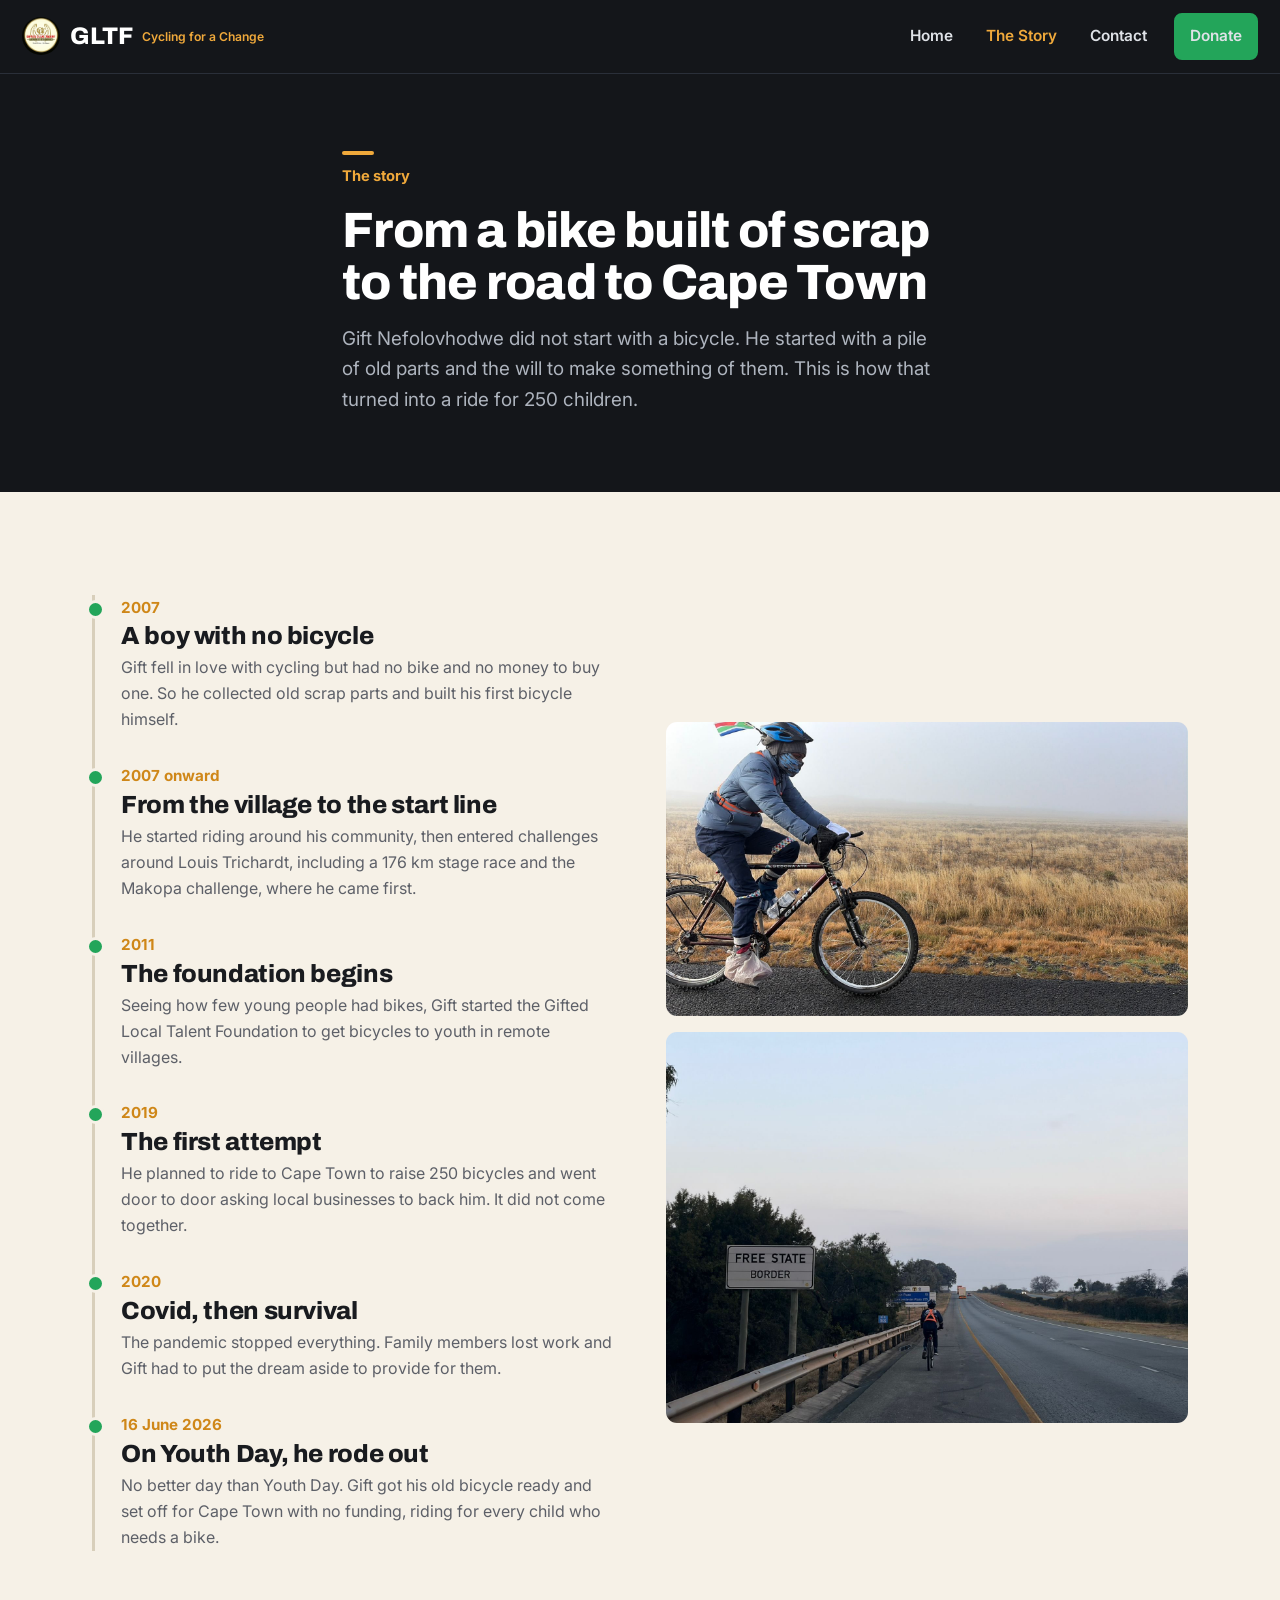
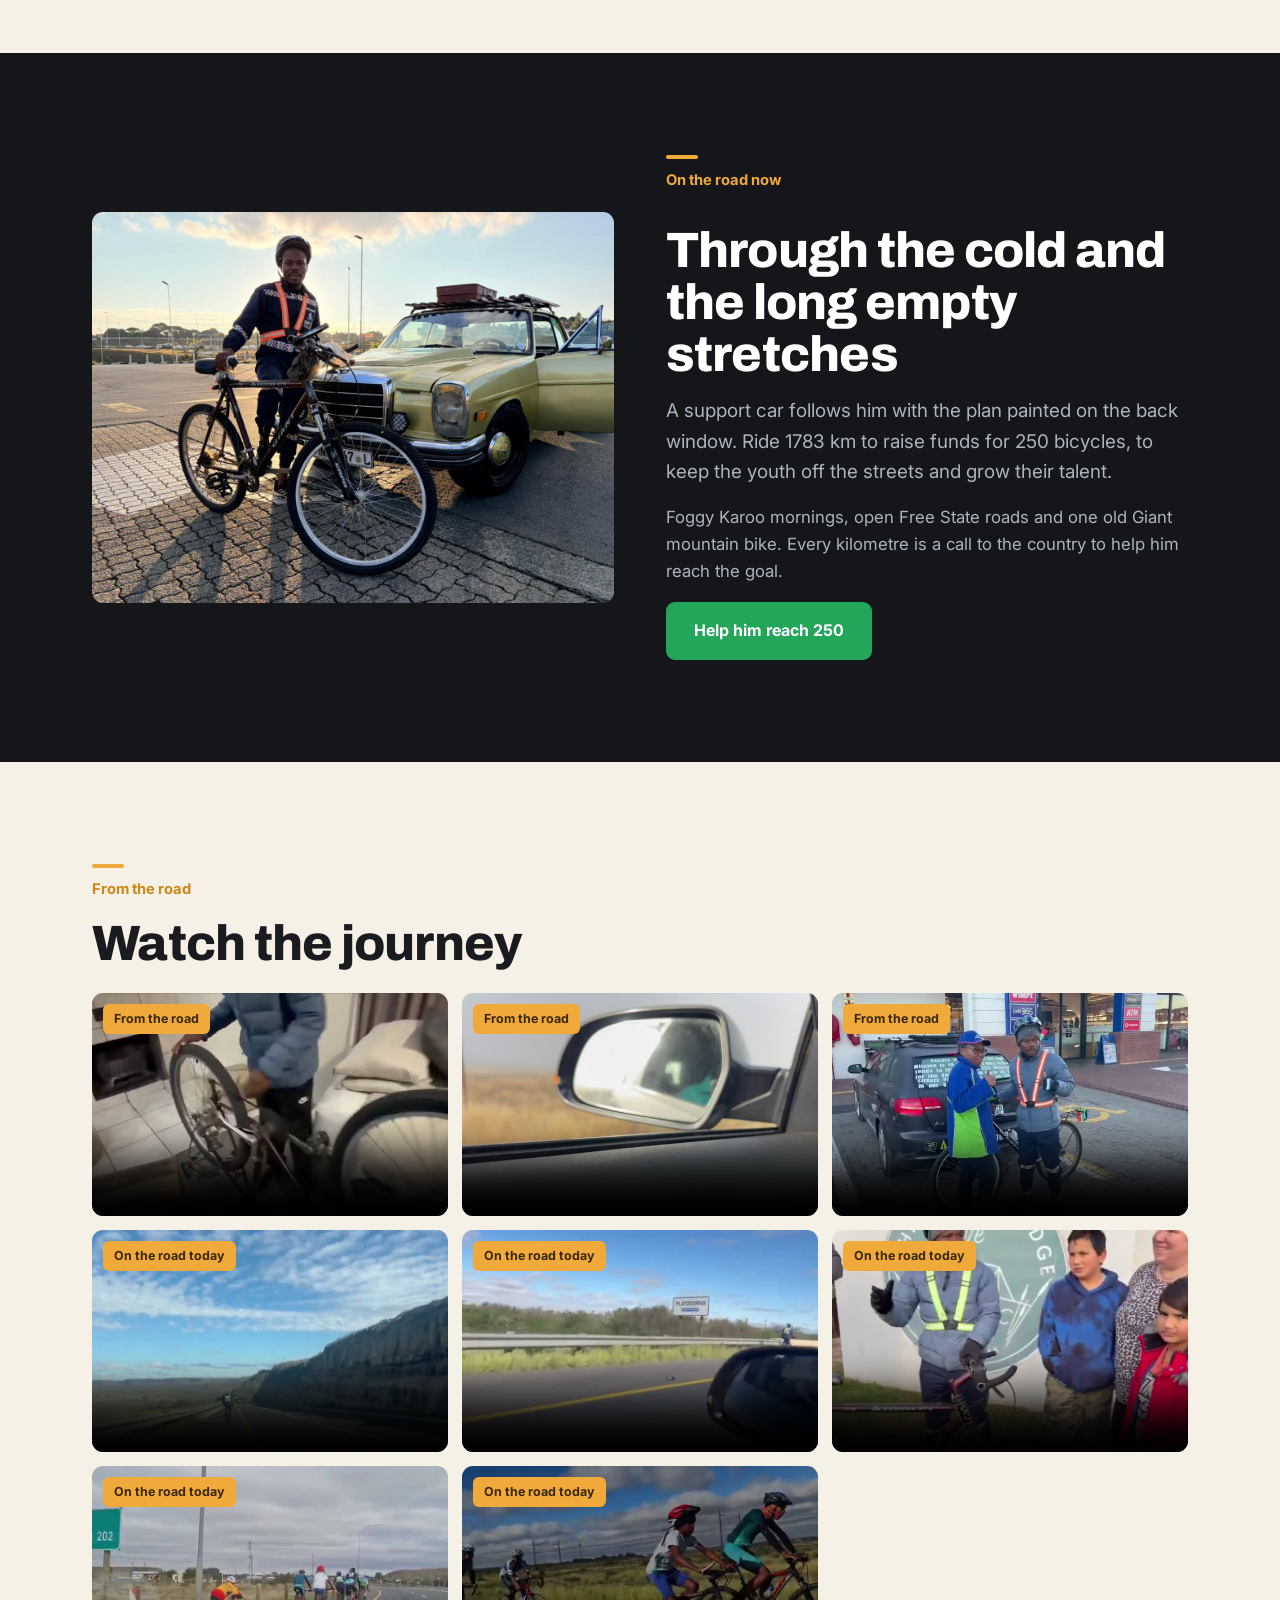
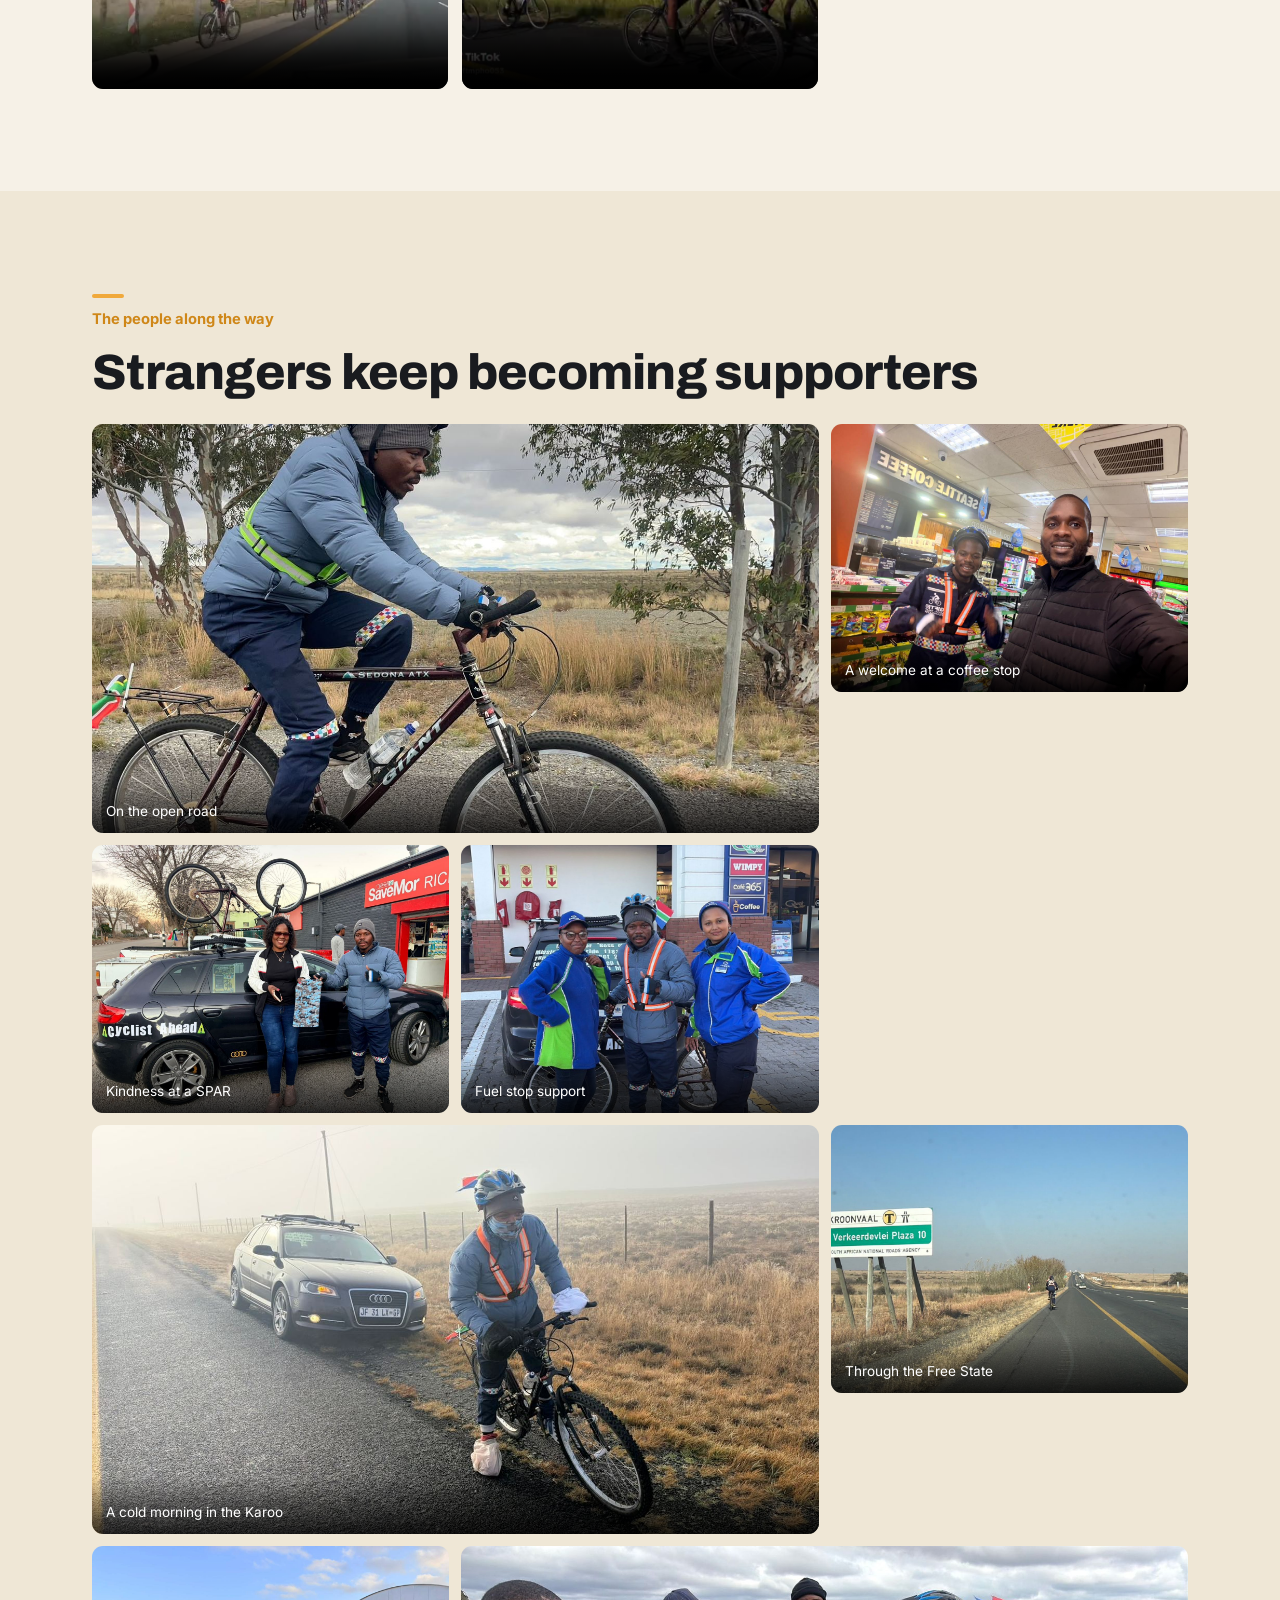
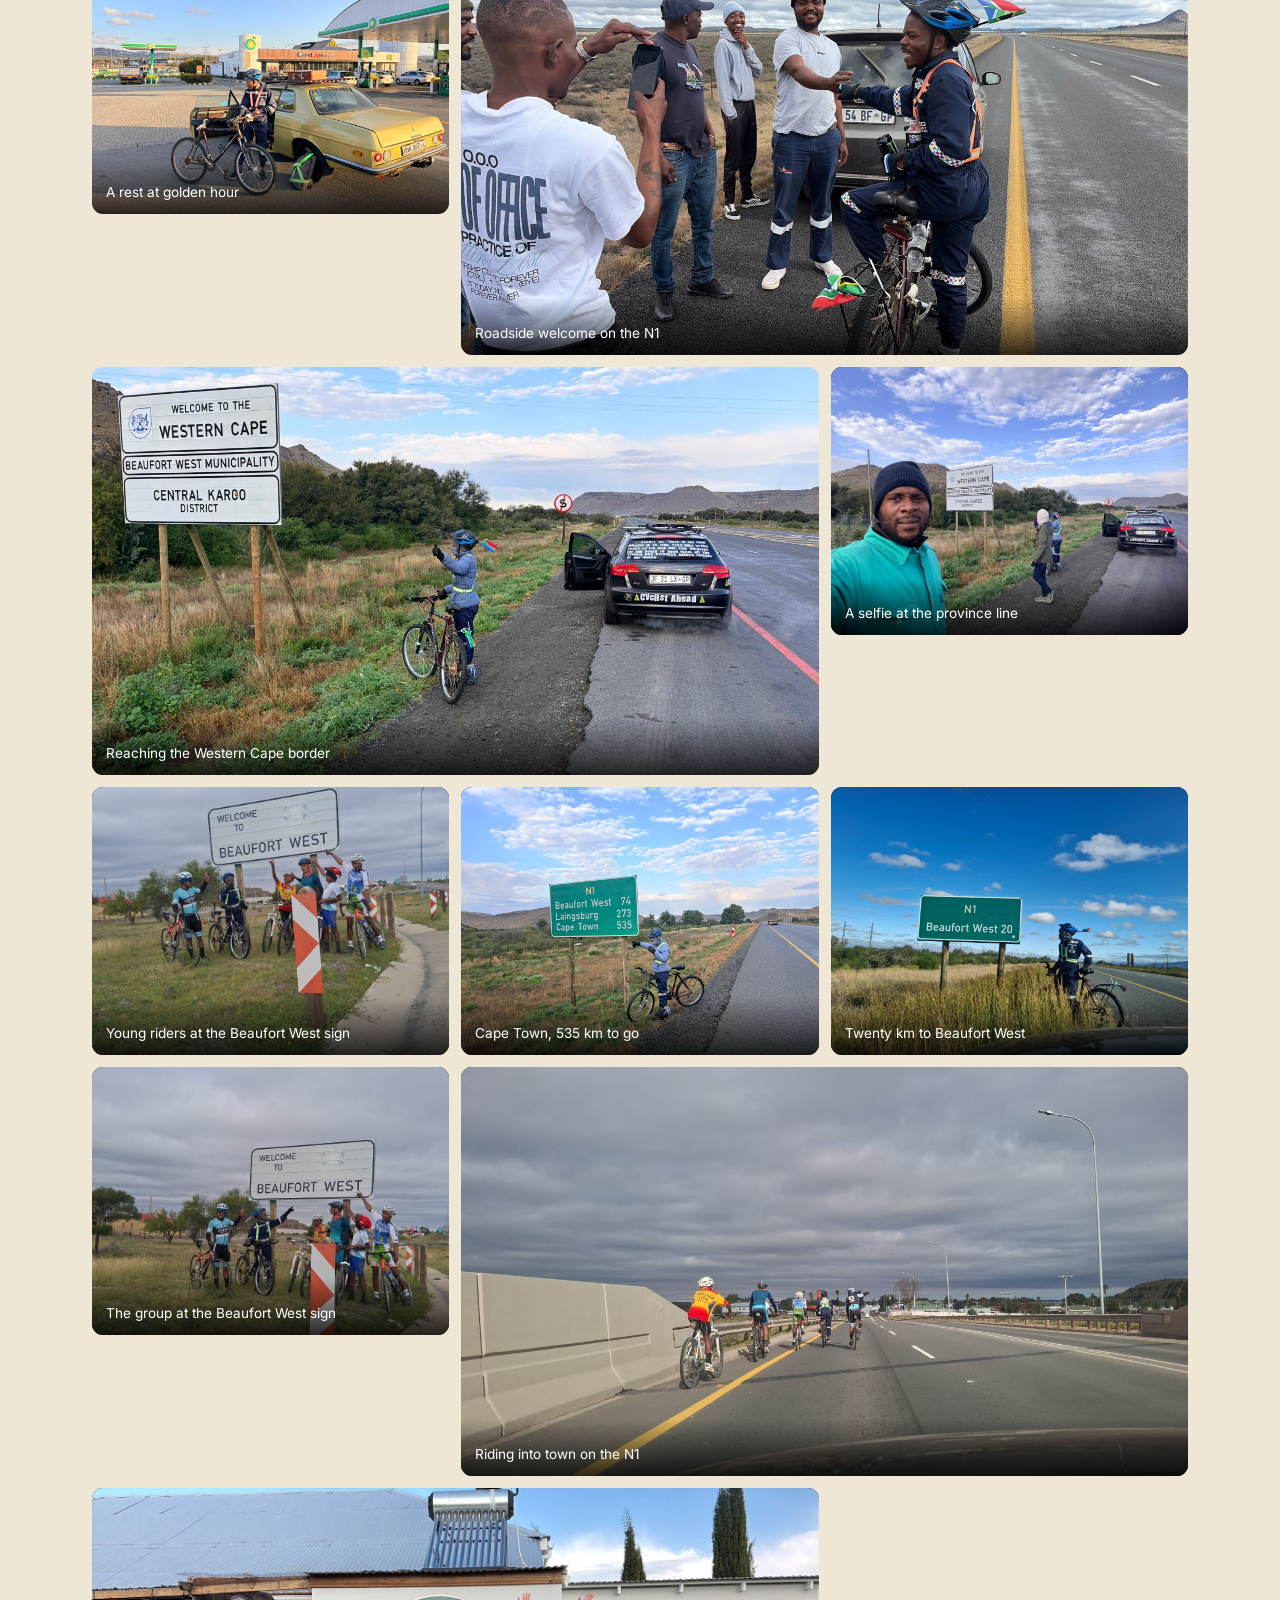
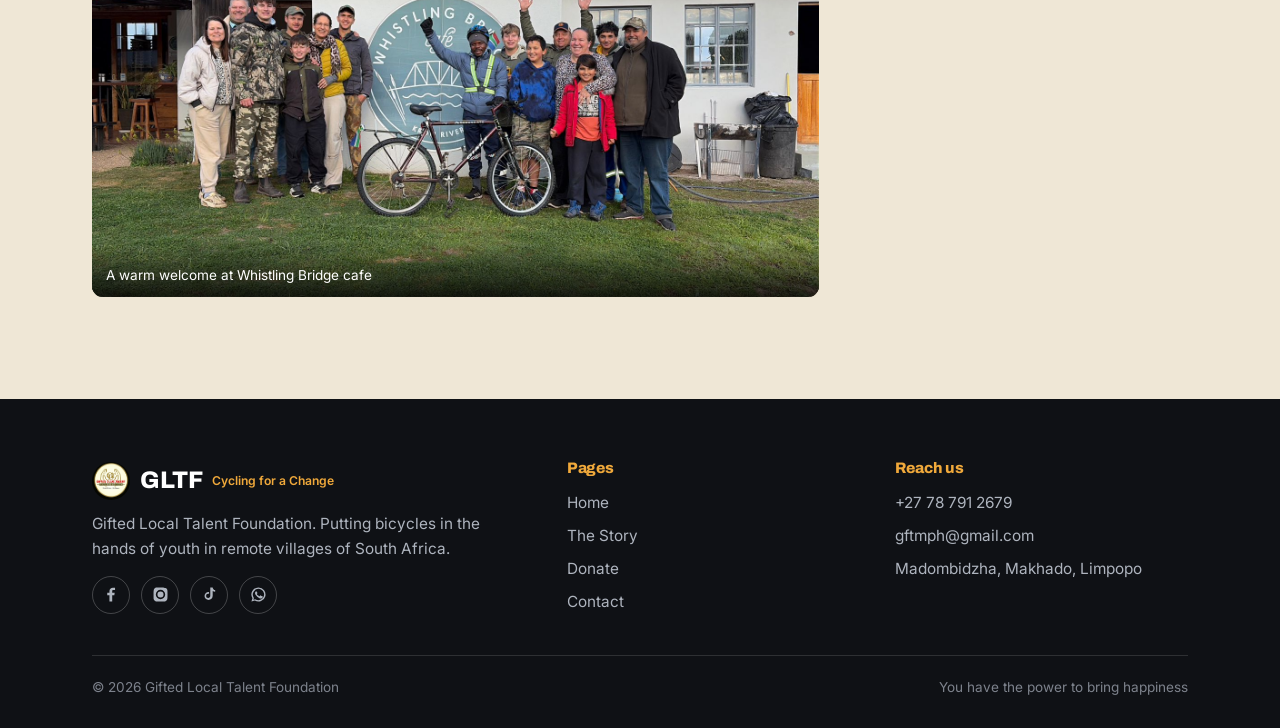
<file: story.html>
<!DOCTYPE html>
<html lang="en">
<head>
<meta charset="UTF-8">
<meta name="viewport" content="width=device-width, initial-scale=1.0">
<title>The Story | GLTF Cycling for a Change</title>
<meta name="description" content="From a bike built out of scrap to a 1783 km ride to Cape Town. The story of Gift Nefolovhodwe and the Gifted Local Talent Foundation.">
<meta property="og:title" content="The Story | GLTF Cycling for a Change">
<meta property="og:description" content="From a bike built out of scrap to a 1783 km ride to Cape Town for 250 bicycles.">
<meta property="og:image" content="assets/og-image.jpg">
<meta property="og:type" content="website">
<meta property="og:url" content="https://REPLACE-WITH-YOUR-SITE.netlify.app/story.html">
<meta name="twitter:card" content="summary_large_image">
<link rel="preconnect" href="https://fonts.googleapis.com">
<link rel="preconnect" href="https://fonts.gstatic.com" crossorigin>
<link href="https://fonts.googleapis.com/css2?family=Archivo:wght@600;700;800&family=Inter:wght@400;500;600;700&display=swap" rel="stylesheet">
<link rel="stylesheet" href="css/style.css">
</head>
<body>

<header class="site-header">
  <nav class="nav">
    <a class="brand" href="index.html"><img src="assets/logo.png" alt="GLTF logo"><b>GLTF</b><span>Cycling for a Change</span></a>
    <div class="nav-links">
      <a href="index.html">Home</a>
      <a href="story.html" class="active">The Story</a>
      <a href="contact.html">Contact</a>
      <a href="donate.html" class="btn btn--green is-cta js-donate">Donate</a>
    </div>
    <button class="nav-toggle" aria-label="Menu"><span></span><span></span><span></span></button>
  </nav>
</header>

<section class="sec sec--dark page-intro">
  <div class="container measure">
    <span class="kicker">The story</span>
    <h2>From a bike built of scrap to the road to Cape Town</h2>
    <p class="lead" style="margin-top:16px">Gift Nefolovhodwe did not start with a bicycle. He started with a pile of old parts and the will to make something of them. This is how that turned into a ride for 250 children.</p>
  </div>
</section>

<section class="sec">
  <div class="container split">
    <div class="reveal">
      <div class="timeline">
        <div class="tl"><b>2007</b><h3>A boy with no bicycle</h3><p>Gift fell in love with cycling but had no bike and no money to buy one. So he collected old scrap parts and built his first bicycle himself.</p></div>
        <div class="tl"><b>2007 onward</b><h3>From the village to the start line</h3><p>He started riding around his community, then entered challenges around Louis Trichardt, including a 176 km stage race and the Makopa challenge, where he came first.</p></div>
        <div class="tl"><b>2011</b><h3>The foundation begins</h3><p>Seeing how few young people had bikes, Gift started the Gifted Local Talent Foundation to get bicycles to youth in remote villages.</p></div>
        <div class="tl"><b>2019</b><h3>The first attempt</h3><p>He planned to ride to Cape Town to raise 250 bicycles and went door to door asking local businesses to back him. It did not come together.</p></div>
        <div class="tl"><b>2020</b><h3>Covid, then survival</h3><p>The pandemic stopped everything. Family members lost work and Gift had to put the dream aside to provide for them.</p></div>
        <div class="tl"><b>16 June 2026</b><h3>On Youth Day, he rode out</h3><p>No better day than Youth Day. Gift got his old bicycle ready and set off for Cape Town with no funding, riding for every child who needs a bike.</p></div>
      </div>
    </div>
    <div class="split__media stack reveal">
      <img src="assets/fog-ride.jpg" alt="Gift riding through a cold foggy morning">
      <img src="assets/freestate.jpg" alt="Gift crossing into the Free State">
    </div>
  </div>
</section>

<section class="sec sec--dark">
  <div class="container split">
    <div class="split__media reveal"><img src="assets/golden-merc.jpg" alt="Gift with his bike and the support car at golden hour"></div>
    <div class="stack reveal">
      <span class="kicker">On the road now</span>
      <h2>Through the cold and the long empty stretches</h2>
      <p class="lead">A support car follows him with the plan painted on the back window. Ride 1783 km to raise funds for 250 bicycles, to keep the youth off the streets and grow their talent.</p>
      <p style="color:var(--mute)">Foggy Karoo mornings, open Free State roads and one old Giant mountain bike. Every kilometre is a call to the country to help him reach the goal.</p>
      <a href="donate.html" class="btn btn--green js-donate">Help him reach 250</a>
    </div>
  </div>
</section>

<section class="sec">
  <div class="container">
    <span class="kicker">From the road</span>
    <h2 style="margin-bottom:24px">Watch the journey</h2>
    <div class="clips reveal">
      <div class="clip"><span class="clip__tag">From the road</span><video src="assets/ride-road.mp4" poster="assets/ride-road-poster.jpg" controls preload="none" playsinline></video></div>
      <div class="clip"><span class="clip__tag">From the road</span><video src="assets/ride-fog.mp4" poster="assets/ride-fog-poster.jpg" controls preload="none" playsinline></video></div>
      <div class="clip"><span class="clip__tag">From the road</span><video src="assets/ride.mp4" poster="assets/ride-poster.jpg" controls preload="none" playsinline></video></div>
      <div class="clip"><span class="clip__tag">On the road today</span><video src="assets/ride-wc-1.mp4" poster="assets/ride-wc-1-poster.jpg" controls preload="none" playsinline></video></div>
      <div class="clip"><span class="clip__tag">On the road today</span><video src="assets/ride-wc-2.mp4" poster="assets/ride-wc-2-poster.jpg" controls preload="none" playsinline></video></div>
      <div class="clip"><span class="clip__tag">On the road today</span><video src="assets/ride-wc-3.mp4" poster="assets/ride-wc-3-poster.jpg" controls preload="none" playsinline></video></div>
      <div class="clip"><span class="clip__tag">On the road today</span><video src="assets/ride-wc-4.mp4" poster="assets/ride-wc-4-poster.jpg" controls preload="none" playsinline></video></div>
      <div class="clip"><span class="clip__tag">On the road today</span><video src="assets/ride-wc-5.mp4" poster="assets/ride-wc-5-poster.jpg" controls preload="none" playsinline></video></div>
    </div>
  </div>
</section>

<section class="sec sec--sand">
  <div class="container">
    <span class="kicker">The people along the way</span>
    <h2 style="margin-bottom:26px">Strangers keep becoming supporters</h2>
    <div class="gallery reveal">
      <figure class="wide" style="aspect-ratio:16/9"><img src="assets/ride-karoo.jpg" alt="Gift riding through the open road"><figcaption>On the open road</figcaption></figure>
      <figure><img src="assets/coffee-selfie.jpg" alt="A supporter with Gift at a coffee stop"><figcaption>A welcome at a coffee stop</figcaption></figure>
      <figure><img src="assets/spar-support.jpg" alt="A supporter with Gift at a SPAR"><figcaption>Kindness at a SPAR</figcaption></figure>
      <figure><img src="assets/engen-1.jpg" alt="Petrol station staff with Gift"><figcaption>Fuel stop support</figcaption></figure>
      <figure class="wide" style="aspect-ratio:16/9"><img src="assets/fog-stop.jpg" alt="Gift in the fog beside the support car"><figcaption>A cold morning in the Karoo</figcaption></figure>
      <figure><img src="assets/kroonvaal.jpg" alt="Passing the Kroonvaal plaza sign"><figcaption>Through the Free State</figcaption></figure>
      <figure><img src="assets/merc-garage.jpg" alt="The support car at a garage at golden hour"><figcaption>A rest at golden hour</figcaption></figure>
      <figure class="wide" style="aspect-ratio:16/9"><img src="assets/support-2.jpg" alt="A roadside crowd greeting Gift"><figcaption>Roadside welcome on the N1</figcaption></figure>
      <figure class="wide" style="aspect-ratio:16/9"><img src="assets/western-cape-sign.jpg" alt="Gift with his bike at the Western Cape border sign"><figcaption>Reaching the Western Cape border</figcaption></figure>
      <figure><img src="assets/western-cape-selfie.jpg" alt="Gift taking a selfie at the Western Cape sign with the support car"><figcaption>A selfie at the province line</figcaption></figure>
      <figure><img src="assets/bw-sign-youth.jpg" alt="Young riders at the Welcome to Beaufort West sign"><figcaption>Young riders at the Beaufort West sign</figcaption></figure>
      <figure><img src="assets/capetown-535.jpg" alt="Gift pointing at the N1 sign showing Cape Town 535 km"><figcaption>Cape Town, 535 km to go</figcaption></figure>
      <figure><img src="assets/bw-20km.jpg" alt="Gift beside the N1 sign showing Beaufort West 20 km"><figcaption>Twenty km to Beaufort West</figcaption></figure>
      <figure><img src="assets/bw-sign-group.jpg" alt="The group of riders pointing at the Beaufort West sign"><figcaption>The group at the Beaufort West sign</figcaption></figure>
      <figure class="wide" style="aspect-ratio:16/9"><img src="assets/bw-bridge.jpg" alt="Riders on the road heading into town on the N1"><figcaption>Riding into town on the N1</figcaption></figure>
      <figure class="wide" style="aspect-ratio:16/9"><img src="assets/whistling-bridge.jpg" alt="Gift welcomed by a group outside the Whistling Bridge cafe"><figcaption>A warm welcome at Whistling Bridge cafe</figcaption></figure>
    </div>
  </div>
</section>

<footer class="site-footer">
  <div class="container">
    <div class="cols">
      <div>
        <a class="brand" href="index.html"><img src="assets/logo.png" alt="GLTF logo"><b>GLTF</b> <span>Cycling for a Change</span></a>
        <p>Gifted Local Talent Foundation. Putting bicycles in the hands of youth in remote villages of South Africa.</p>
        <div class="socials">
          <a href="https://www.facebook.com/gift.mpho.1671897/" target="_blank" rel="noopener" aria-label="Facebook"><svg viewBox="0 0 24 24"><path d="M13 22v-9h3l.5-3.5H13V7.3c0-1 .3-1.7 1.8-1.7H17V2.5C16.6 2.4 15.4 2.3 14 2.3c-2.9 0-4.9 1.8-4.9 5v2.2H6V13h3.1v9H13z"/></svg></a>
          <a href="#" aria-label="Instagram"><svg viewBox="0 0 24 24"><path d="M12 2.2c3.2 0 3.6 0 4.9.1 1.2.1 1.8.3 2.2.4.6.2 1 .5 1.4.9.4.4.7.8.9 1.4.2.4.4 1 .4 2.2.1 1.3.1 1.7.1 4.9s0 3.6-.1 4.9c-.1 1.2-.3 1.8-.4 2.2-.2.6-.5 1-.9 1.4-.4.4-.8.7-1.4.9-.4.2-1 .4-2.2.4-1.3.1-1.7.1-4.9.1s-3.6 0-4.9-.1c-1.2-.1-1.8-.3-2.2-.4-.6-.2-1-.5-1.4-.9-.4-.4-.7-.8-.9-1.4-.2-.4-.4-1-.4-2.2C2.2 15.6 2.2 15.2 2.2 12s0-3.6.1-4.9c.1-1.2.3-1.8.4-2.2.2-.6.5-1 .9-1.4.4-.4.8-.7 1.4-.9.4-.2 1-.4 2.2-.4C8.4 2.2 8.8 2.2 12 2.2zm0 3.2A6.6 6.6 0 1 0 18.6 12 6.6 6.6 0 0 0 12 5.4zm0 10.9A4.3 4.3 0 1 1 16.3 12 4.3 4.3 0 0 1 12 16.3zm6.8-11.1a1.5 1.5 0 1 1-1.5-1.5 1.5 1.5 0 0 1 1.5 1.5z"/></svg></a>
          <a href="https://www.tiktok.com/@giftmpho053" target="_blank" rel="noopener" aria-label="TikTok"><svg viewBox="0 0 24 24"><path d="M16.5 2c.3 2.1 1.5 3.6 3.5 3.8v2.4c-1.2.1-2.3-.3-3.5-1v6.7c0 3.4-2.6 5.8-5.8 5.8a5.6 5.6 0 0 1-5.7-5.7c0-3.3 2.8-5.9 6.4-5.5v2.6c-.4-.1-.9-.2-1.3-.2a3 3 0 0 0 .1 6c1.7 0 2.9-1.3 2.9-3.1V2h3z"/></svg></a>
          <a href="#" class="js-whatsapp" aria-label="WhatsApp"><svg viewBox="0 0 24 24"><path d="M12 2a10 10 0 0 0-8.5 15.3L2 22l4.8-1.4A10 10 0 1 0 12 2zm0 18a8 8 0 0 1-4.1-1.1l-.3-.2-2.8.8.7-2.7-.2-.3A8 8 0 1 1 12 20zm4.5-5.9c-.2-.1-1.4-.7-1.6-.8s-.4-.1-.5.1-.6.8-.8 1-.3.2-.5 0a6.5 6.5 0 0 1-1.9-1.2 7.3 7.3 0 0 1-1.4-1.7c-.1-.2 0-.4.1-.5l.4-.4.2-.4v-.4l-.8-1.8c-.2-.5-.4-.4-.5-.4h-.5a1 1 0 0 0-.7.3 3 3 0 0 0-.9 2.2 5.2 5.2 0 0 0 1.1 2.7 11.8 11.8 0 0 0 4.6 4 5.3 5.3 0 0 0 3.2.7 2.7 2.7 0 0 0 1.8-1.3 2.2 2.2 0 0 0 .2-1.3c-.1-.1-.3-.2-.5-.3z"/></svg></a>
        </div>
      </div>
      <div><h4>Pages</h4><ul><li><a href="index.html">Home</a></li><li><a href="story.html">The Story</a></li><li><a href="donate.html">Donate</a></li><li><a href="contact.html">Contact</a></li></ul></div>
      <div><h4>Reach us</h4><ul><li><a href="tel:+27787912679">+27 78 791 2679</a></li><li><a href="mailto:gftmph@gmail.com">gftmph@gmail.com</a></li><li>Madombidzha, Makhado, Limpopo</li></ul></div>
    </div>
    <div class="foot-bottom"><span>&copy; <span id="year"></span> Gifted Local Talent Foundation</span><span>You have the power to bring happiness</span></div>
  </div>
</footer>
<script src="js/main.js"></script>
</body>
</html>
</file>
<file: css/style.css>
/* ============================================================
   GLTF - Cycling for a Change
   The first dark layout, restored. Asphalt base, sunrise hero.
   Fixes: solid visible Donate button (no neon glare), and the
   AI-looking bits removed (no Anton, no numbered cards, no
   monospace labels, no pulsing dot). Headings: Archivo. Body: Inter.
   ============================================================ */

:root{
  --asphalt:#14161a;
  --asphalt-2:#1b1e24;
  --tar:#2a2f39;

  --green:#23a55a;        /* solid button green, not neon */
  --green-deep:#1b8a4a;
  --green-section:#15663d;

  --gold:#f0a93b;         /* warm accent + big numbers, very visible on dark */
  --gold-deep:#cf8718;

  --cream:#f6f1e7;        /* light sections */
  --sand:#efe7d6;
  --ink:#191b1f;
  --stone:#5d6068;        /* muted text on light */
  --mute:#aeb4be;         /* muted text on dark */
  --white:#fff;
  --container:1140px;
  --r:11px;
}

*{box-sizing:border-box;margin:0;padding:0}
html{scroll-behavior:smooth}
body{font-family:"Inter",system-ui,-apple-system,sans-serif;background:var(--cream);color:var(--ink);line-height:1.62;-webkit-font-smoothing:antialiased}
img{display:block;max-width:100%}
a{color:inherit;text-decoration:none}

h1,h2,h3,h4{font-family:"Archivo","Inter",sans-serif;font-weight:800;line-height:1.05;letter-spacing:-.015em}
h2{font-size:clamp(1.95rem,4.6vw,3.1rem)}
h3{font-size:clamp(1.2rem,2.4vw,1.55rem)}
p{font-size:1.05rem}

.container{max-width:var(--container);margin:0 auto;padding:0 22px}
.sec{padding:clamp(58px,8vw,104px) 0}
.sec--dark{background:var(--asphalt);color:#eef0f3}
.sec--dark h2,.sec--dark h3{color:#fff}
.sec--sand{background:var(--sand)}
.sec--green{background:var(--green-section);color:#eaf2ec}
.sec--green h2,.sec--green h3{color:#fff}
.lead{font-size:1.18rem;color:var(--stone);max-width:60ch}
.sec--dark .lead{color:var(--mute)}
.sec--green .lead{color:#cfe2d4}
.measure{max-width:64ch}

/* kicker: small bold gold label with a short bar. No monospace, no wide tracking. */
.kicker{display:inline-block;font-weight:700;font-size:.92rem;color:var(--gold-deep);margin-bottom:15px;padding-top:14px;position:relative}
.kicker::before{content:"";position:absolute;top:0;left:0;width:32px;height:4px;border-radius:2px;background:var(--gold)}
.sec--dark .kicker,.sec--green .kicker{color:var(--gold)}

/* buttons: solid, high contrast, not shiny */
.btn{display:inline-flex;align-items:center;gap:.5em;font-weight:700;font-size:1rem;padding:14px 26px;border-radius:9px;border:2px solid transparent;cursor:pointer;transition:transform .12s ease,background .15s,border-color .15s,color .15s}
.btn:hover{transform:translateY(-2px)}
.btn--green{background:var(--green);color:#fff;border-color:var(--green)}
.btn--green:hover{background:var(--green-deep);border-color:var(--green-deep)}
.btn--gold{background:var(--gold);color:#3a2706;border-color:var(--gold)}
.btn--gold:hover{background:var(--gold-deep);color:#fff;border-color:var(--gold-deep)}
.btn--light{background:#fff;color:var(--ink);border-color:#fff}
.btn--light:hover{background:#ece6da;border-color:#ece6da}
.btn--outline{background:transparent;color:#fff;border-color:rgba(255,255,255,.6)}
.btn--outline:hover{border-color:#fff;background:rgba(255,255,255,.1)}
.btn--ink{background:var(--asphalt);color:#fff;border-color:var(--asphalt)}
.btn--ink:hover{background:#000;border-color:#000}

/* header: solid dark so the logo and Donate button are always visible */
.site-header{position:sticky;top:0;z-index:60;background:var(--asphalt);border-bottom:1px solid var(--tar)}
.nav{display:flex;align-items:center;justify-content:space-between;padding:13px 22px;max-width:1280px;margin:0 auto}
.brand{display:flex;align-items:center;gap:10px;color:#fff}
.brand img{width:38px;height:38px;border-radius:50%;object-fit:cover}
.brand b{font-family:"Archivo",sans-serif;font-weight:800;font-size:1.5rem;letter-spacing:-.02em}
.brand span{font-size:.76rem;color:var(--gold);font-weight:600}
.nav-links{display:flex;align-items:center;gap:5px}
.nav-links a{padding:9px 14px;border-radius:8px;font-weight:600;font-size:.96rem;color:#dfe2e7}
.nav-links a:hover{background:var(--asphalt-2);color:#fff}
.nav-links a.active{color:var(--gold)}
.nav-links a.is-cta{margin-left:8px}
.nav-toggle{display:none;background:none;border:0;cursor:pointer;padding:8px}
.nav-toggle span{display:block;width:26px;height:2px;background:#fff;margin:5px 0}

/* HERO: sunrise photo, readable headline, mobile-safe focal point */
.hero{position:relative;min-height:clamp(540px,86vh,800px);display:flex;align-items:flex-end;background:#000;color:#fff;overflow:hidden}
.hero__bg{position:absolute;inset:0}
.hero__bg img{width:100%;height:100%;object-fit:cover;object-position:center 58%}
.hero__bg::after{content:"";position:absolute;inset:0;background:linear-gradient(180deg,rgba(15,16,19,.5) 0%,rgba(15,16,19,.18) 36%,rgba(15,16,19,.74) 80%,var(--asphalt) 100%)}
.hero__inner{position:relative;z-index:2;width:100%;padding-bottom:clamp(34px,5vw,62px)}
.hero__tag{display:inline-block;background:var(--gold);color:#3a2706;font-weight:700;font-size:.9rem;padding:7px 15px;border-radius:8px;margin-bottom:20px}
.hero h1{font-size:clamp(2.5rem,6.6vw,5rem);max-width:15ch;text-shadow:0 2px 26px rgba(0,0,0,.4)}
.hero h1 em{font-style:normal;color:var(--gold)}
.hero p{margin:20px 0 28px;font-size:1.2rem;max-width:46ch;color:#eef0f3;text-shadow:0 1px 12px rgba(0,0,0,.4)}
.hero__cta{display:flex;flex-wrap:wrap;gap:13px}

/* stat strip */
.statbar{background:var(--asphalt-2);color:#fff}
.statbar .row{display:grid;grid-template-columns:repeat(3,1fr)}
.statbar .s{padding:26px 18px;text-align:center;border-right:1px solid var(--tar)}
.statbar .s:last-child{border-right:0}
.statbar .s b{font-family:"Archivo",sans-serif;font-weight:800;font-size:clamp(2rem,5vw,2.7rem);color:var(--gold);display:block;line-height:1}
.statbar .s span{font-size:.82rem;color:var(--mute);font-weight:600}

/* split feature */
.split{display:grid;grid-template-columns:1fr 1fr;gap:clamp(28px,4vw,56px);align-items:center}
.split__media img{width:100%;border-radius:var(--r);object-fit:cover}
.split__media{position:relative}
.stack>*+*{margin-top:16px}
.quote{font-family:"Archivo",sans-serif;font-weight:800;font-size:clamp(1.5rem,3vw,2.2rem);line-height:1.12;color:var(--ink)}
.quote em{font-style:normal;color:var(--green-deep)}
.sec--dark .quote{color:#fff}.sec--dark .quote em{color:var(--gold)}
.badge{position:absolute;left:-16px;bottom:-16px;background:var(--green);color:#fff;padding:15px 20px;border-radius:9px}
.badge b{font-family:"Archivo",sans-serif;font-weight:800;font-size:1.4rem;display:block;line-height:1}
.badge span{font-size:.8rem;opacity:.9}

/* journey tracker */
.tracker{background:var(--asphalt-2);border:1px solid var(--tar);border-radius:14px;padding:clamp(24px,3vw,36px)}
.figs{display:flex;flex-wrap:wrap;gap:30px}
.fig b{font-family:"Archivo",sans-serif;font-weight:800;font-size:clamp(2rem,5.4vw,3rem);color:var(--gold);display:block;line-height:1}
.fig span{font-size:.94rem;color:var(--mute)}
.road{position:relative;height:22px;background:#101216;border-radius:12px;margin:48px 0 8px}
.road::after{content:"";position:absolute;left:8px;right:8px;top:50%;height:3px;transform:translateY(-50%);background:repeating-linear-gradient(90deg,rgba(240,169,59,.85) 0 18px,transparent 18px 36px)}
.road__done{position:absolute;top:0;bottom:0;left:0;width:0;background:linear-gradient(90deg,var(--green),var(--gold));border-radius:12px;transition:width 1.5s cubic-bezier(.5,0,.2,1)}
.road__bike{position:absolute;top:-30px;left:0;transform:translateX(-50%);transition:left 1.5s cubic-bezier(.5,0,.2,1)}
.road__bike svg{width:33px;height:33px}
.road__towns{position:relative;height:22px;margin-top:8px}
.road__town{position:absolute;transform:translateX(-50%);font-size:.78rem;color:var(--mute);white-space:nowrap}
.road__town::before{content:"";display:block;width:2px;height:7px;background:#4a505c;margin:0 auto 4px}
.road__town.start{transform:none;left:0}
.road__town.end{transform:none;right:0;left:auto;text-align:right}
.road__town.end::before{margin-left:auto;margin-right:0}
.road-note{margin-top:26px;color:var(--mute);font-size:.96rem}
.road-note strong{color:var(--gold)}

/* impact strip (dark row) */
.impact{display:grid;grid-template-columns:repeat(4,1fr);gap:1px;background:var(--tar);border-radius:12px;overflow:hidden}
.impact .i{background:var(--asphalt);color:#fff;padding:28px 20px;text-align:center}
.impact .i b{font-family:"Archivo",sans-serif;font-weight:800;font-size:2.4rem;color:var(--gold);display:block;line-height:1}
.impact .i span{font-size:.9rem;color:var(--mute)}

/* gallery */
.gallery{display:grid;grid-template-columns:repeat(3,1fr);gap:12px}
.gallery figure{position:relative;border-radius:var(--r);overflow:hidden;background:#000;aspect-ratio:4/3}
.gallery img{width:100%;height:100%;object-fit:cover;transition:transform .5s}
.gallery figure:hover img{transform:scale(1.05)}
.gallery figcaption{position:absolute;left:0;right:0;bottom:0;color:#fff;font-size:.85rem;padding:24px 14px 11px;background:linear-gradient(transparent,rgba(0,0,0,.78))}
.gallery .wide{grid-column:span 2;aspect-ratio:auto}

/* help items (no numbers, no icon-card sameness) */
.help{display:grid;grid-template-columns:repeat(3,1fr);gap:16px}
.help .item{background:#fff;border:1px solid #e7dfce;border-radius:var(--r);padding:28px 26px;display:flex;flex-direction:column}
.help .item .tagword{font-weight:700;color:var(--gold-deep);font-size:.9rem;margin-bottom:6px}
.help .item h3{margin-bottom:9px}
.help .item p{color:var(--stone);flex:1;font-size:1rem}
.help .item .btn{margin-top:20px;align-self:flex-start}
.help .item.feature{background:var(--asphalt);border-color:var(--asphalt);color:#fff}
.help .item.feature h3{color:#fff}.help .item.feature p{color:var(--mute)}
.help .item.feature .tagword{color:var(--gold)}

/* bank */
.bank{margin-top:34px;background:#fff;border:2px dashed var(--green);border-radius:var(--r);padding:24px 26px;max-width:560px}
.bank h4{font-size:1.05rem;color:var(--green-deep);margin-bottom:14px}
.bank dl{display:grid;grid-template-columns:max-content 1fr;gap:8px 22px}
.bank dt{color:var(--stone)}.bank dd{font-weight:700}
/* campaign poster */
.poster{display:flex;flex-direction:column;align-items:center;gap:18px}
.poster img{width:100%;max-width:420px;height:auto;border-radius:var(--r);box-shadow:0 14px 40px rgba(0,0,0,.28);display:block}

/* video */
.clips{display:grid;grid-template-columns:repeat(3,1fr);gap:14px}
.clip{position:relative;border-radius:var(--r);overflow:hidden;background:#000}
.clip video{width:100%;display:block;aspect-ratio:16/10;object-fit:cover}
.clip__tag{position:absolute;top:11px;left:11px;background:var(--gold);color:#3a2706;font-weight:700;font-size:.78rem;padding:5px 11px;border-radius:6px;z-index:2}

/* timeline */
.timeline{border-left:3px solid #d8cfbb;padding-left:26px;display:flex;flex-direction:column;gap:30px;max-width:60ch}
.tl{position:relative}
.tl::before{content:"";position:absolute;left:-35px;top:5px;width:13px;height:13px;border-radius:50%;background:var(--green);border:3px solid var(--cream)}
.tl b{color:var(--gold-deep);font-weight:700;font-size:.95rem}
.tl h3{margin:3px 0 6px}.tl p{color:var(--stone);font-size:1rem}

/* tiers */
.tiers{display:grid;grid-template-columns:repeat(4,1fr);gap:13px;margin:30px 0}
.tier{background:rgba(255,255,255,.08);border:1px solid rgba(255,255,255,.2);border-radius:var(--r);padding:22px 16px}
.tier b{font-family:"Archivo",sans-serif;font-weight:800;font-size:2.1rem;color:var(--gold);display:block;line-height:1}
.tier span{font-size:.9rem;color:#cfe2d4}

/* contact */
.contact-grid{display:grid;grid-template-columns:1fr 1fr;gap:34px}
.contact-card{background:#fff;border:1px solid #e7dfce;border-radius:var(--r);padding:28px}
.contact-card h3{margin-bottom:14px}
.contact-card ul{list-style:none;display:flex;flex-direction:column;gap:9px}
.contact-card a:hover{color:var(--green-deep)}

/* footer */
.site-footer{background:#0f1115;color:#aeb4be;padding:62px 0 30px}
.site-footer .cols{display:grid;grid-template-columns:1.5fr 1fr 1fr;gap:36px;margin-bottom:40px}
.site-footer h4{color:var(--gold);font-size:.95rem;margin-bottom:14px}
.site-footer .brand b{color:#fff}.site-footer .brand span{color:var(--gold)}
.site-footer p{font-size:.96rem;max-width:40ch;margin-top:12px}
.site-footer ul{list-style:none;display:flex;flex-direction:column;gap:8px;font-size:.96rem}
.site-footer ul a:hover{color:#fff}
.socials{display:flex;gap:11px;margin-top:14px}
.socials a{width:38px;height:38px;border:1px solid rgba(255,255,255,.22);border-radius:50%;display:inline-flex;align-items:center;justify-content:center;transition:.2s}
.socials a:hover{background:var(--gold);border-color:var(--gold)}
.socials a:hover svg{fill:#3a2706}
.socials svg{width:17px;height:17px;fill:#aeb4be}
.foot-bottom{border-top:1px solid rgba(255,255,255,.13);padding-top:20px;display:flex;justify-content:space-between;flex-wrap:wrap;gap:8px;font-size:.85rem;color:#7d828c}

.page-intro{padding:clamp(44px,6vw,80px) 0}

.reveal{opacity:0;transform:translateY(20px);transition:opacity .6s ease,transform .6s ease}
.reveal.in{opacity:1;transform:none}

/* responsive */
@media(max-width:860px){
  .nav-links{position:fixed;inset:56px 0 auto 0;flex-direction:column;align-items:stretch;background:var(--asphalt);border-bottom:1px solid var(--tar);padding:8px 16px 18px;display:none}
  .nav-links.open{display:flex}
  .nav-links a{padding:13px 8px}
  .nav-links a.is-cta{margin:8px 0 0;text-align:center}
  .nav-toggle{display:block}
  .split{grid-template-columns:1fr;gap:26px}
  .split__media{order:-1}
  .badge{position:static;display:inline-block;margin-top:14px;left:auto;bottom:auto}
  .impact{grid-template-columns:1fr 1fr}
  .help{grid-template-columns:1fr}
  .clips{grid-template-columns:1fr}
  .tiers{grid-template-columns:1fr 1fr}
  .contact-grid{grid-template-columns:1fr}
  .site-footer .cols{grid-template-columns:1fr;gap:26px}
  .hero__bg img{object-position:68% 44%}
  .hero{min-height:clamp(480px,80vh,700px)}
}
@media(max-width:540px){
  .statbar .row{grid-template-columns:1fr}
  .statbar .s{border-right:0;border-bottom:1px solid var(--tar)}
  .figs{gap:20px}
  .gallery{grid-template-columns:1fr 1fr}
  .gallery .wide{grid-column:auto;aspect-ratio:4/3}
  .hero__bg img{object-position:76% 50%}
  /* tracker: keep every town, tilt the labels so they never collide */
  .road__towns{height:84px;margin-top:10px}
  .road__town{transform:rotate(55deg);transform-origin:top left;font-size:.64rem;white-space:nowrap}
  .road__town::before{margin:0 0 5px 0}
  .road__town.start{transform:rotate(55deg);transform-origin:top left;left:0}
  .road__town.end{transform:rotate(-55deg);transform-origin:top right;left:auto;right:0;text-align:right}
  .road__town.end::before{margin:0 0 5px auto}
}
@media(prefers-reduced-motion:reduce){
  *{animation:none!important;transition:none!important;scroll-behavior:auto!important}
  .reveal{opacity:1;transform:none}
}
</file>
